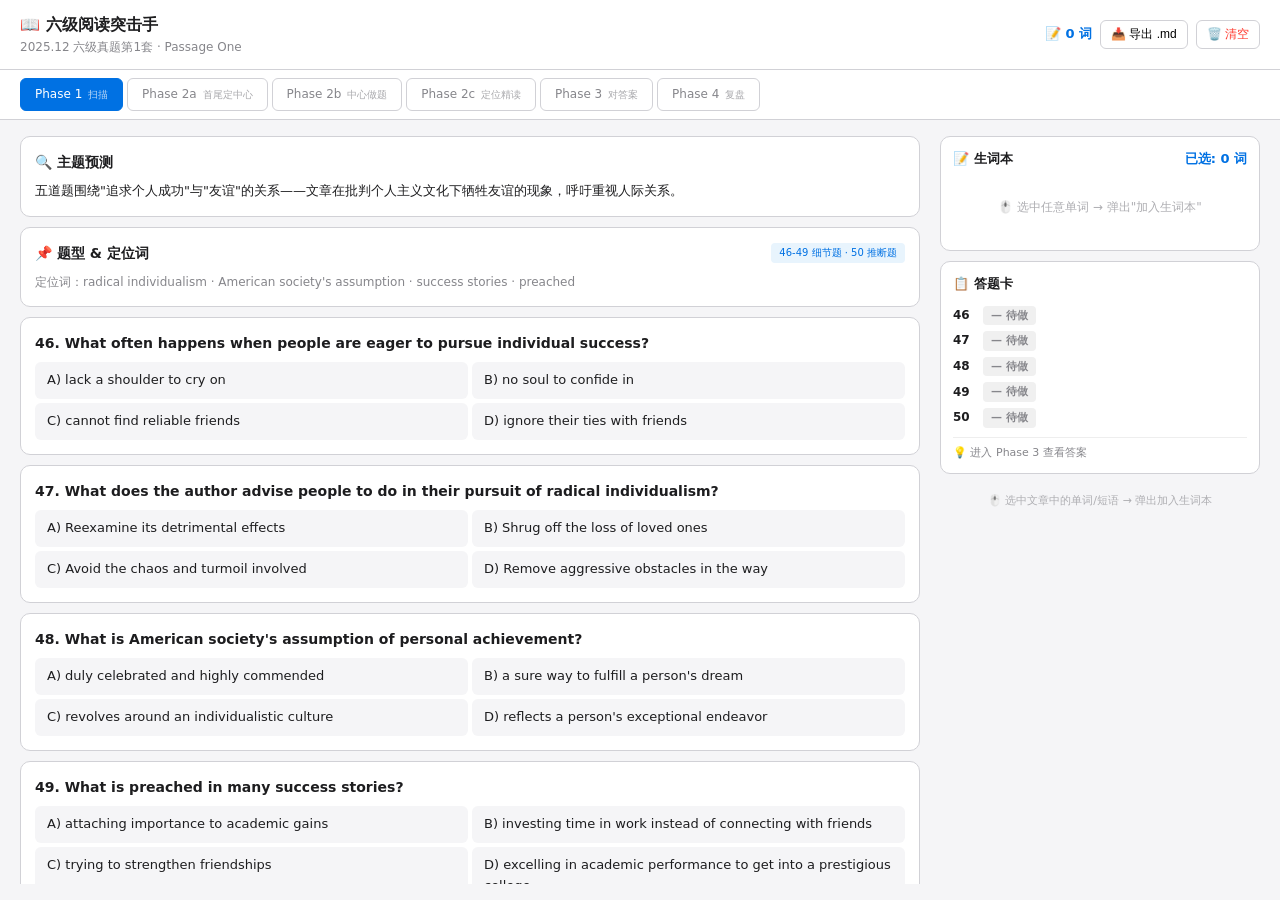
<file: cet6-reader.html>
<!DOCTYPE html>
<html lang="zh-CN">
<head>
<meta charset="utf-8">
<meta name="viewport" content="width=device-width, initial-scale=1.0">
<title>六级阅读突击手 · Passage One</title>
<style>
* { box-sizing: border-box; margin: 0; padding: 0; }
:root {
  --bg: #f5f5f7; --card: #fff; --border: #d1d1d6;
  --text: #1d1d1f; --text2: #86868b; --text3: #aeaeb2;
  --accent: #0071e3; --success: #34c759; --warn: #ff9f0a; --error: #ff3b30;
  --tag-bg: #e8f4fd; --tag-border: #b6d4fe;
}
@media (prefers-color-scheme: dark) {
  :root {
    --bg: #1d1d1f; --card: #2d2d2f; --border: #424245;
    --text: #f5f5f7; --text2: #86868b; --text3: #636366;
    --tag-bg: rgba(10,132,255,0.15); --tag-border: #0a84ff;
  }
}
html, body { height: 100%; }
body {
  font-family: -apple-system, BlinkMacSystemFont, "Segoe UI", system-ui, sans-serif;
  background: var(--bg); color: var(--text); line-height: 1.6;
  display: flex; flex-direction: column;
}

/* Header */
.header {
  background: var(--card); border-bottom: 1px solid var(--border);
  padding: 12px 20px; display: flex; justify-content: space-between;
  align-items: center; flex-shrink: 0; flex-wrap: wrap; gap: 8px;
}
.header h1 { font-size: 16px; font-weight: 600; }
.header .meta { font-size: 12px; color: var(--text2); }

/* Phase Tab Buttons */
.tabs {
  display: flex; gap: 4px; padding: 8px 20px; background: var(--card);
  border-bottom: 1px solid var(--border); flex-shrink: 0; overflow-x: auto;
}
.tab {
  padding: 6px 14px; border-radius: 6px; border: 1px solid var(--border);
  background: var(--card); cursor: pointer; font-size: 12px; font-weight: 500;
  white-space: nowrap; transition: all 0.15s; color: var(--text2);
}
.tab:hover { border-color: var(--accent); color: var(--text); }
.tab.active { background: var(--accent); color: #fff; border-color: var(--accent); }
.tab .badge { font-size: 10px; opacity: 0.7; margin-left: 2px; }

/* Main layout */
.main {
  flex: 1; display: flex; gap: 16px; padding: 16px 20px;
  overflow: hidden; min-height: 0;
}
.content { flex: 2; overflow-y: auto; min-width: 0; padding-right: 4px; }
.sidebar {
  flex: 1; min-width: 220px; max-width: 320px;
  display: flex; flex-direction: column; gap: 10px;
}

/* Vocab panel */
.vocab-panel {
  background: var(--card); border: 1px solid var(--border);
  border-radius: 10px; padding: 12px; display: flex; flex-direction: column;
  max-height: 50%; overflow: hidden;
}
.vocab-panel .title {
  font-weight: 600; font-size: 13px; margin-bottom: 8px;
  display: flex; justify-content: space-between; align-items: center;
}
.vocab-panel .title .count { color: var(--accent); }
.vocab-list { flex: 1; overflow-y: auto; min-height: 60px; }
.vocab-item {
  background: #f8f9fa; border-radius: 6px; padding: 6px 8px; margin-bottom: 4px;
  font-size: 12px; border-left: 3px solid var(--accent);
}
.vocab-item .word { font-weight: 600; font-size: 13px; }
.vocab-item .src { font-size: 10px; color: var(--text2); }
.vocab-empty {
  color: var(--text3); font-size: 12px; text-align: center; padding: 20px;
}

/* Answer summary panel */
.summary-panel {
  background: var(--card); border: 1px solid var(--border);
  border-radius: 10px; padding: 12px;
}
.summary-panel .title { font-weight: 600; font-size: 13px; margin-bottom: 8px; }
.answer-row {
  display: flex; align-items: center; gap: 6px; font-size: 12px;
  padding: 3px 0;
}
.answer-row .qn { font-weight: 600; min-width: 24px; }
.answer-row .ans {
  background: #e8f5e9; color: #2e7d32; padding: 1px 8px;
  border-radius: 4px; font-weight: 600; font-size: 11px;
}

/* Phase sections - show/hide */
.phase { display: none; }
.phase.active { display: block; }

/* Cards */
.card {
  background: var(--card); border: 1px solid var(--border);
  border-radius: 10px; padding: 14px; margin-bottom: 10px;
}
.card-title { font-weight: 600; font-size: 14px; margin-bottom: 8px; display: flex; justify-content: space-between; align-items: center; }
.tag {
  font-size: 10px; padding: 2px 8px; border-radius: 4px;
  font-weight: 500;
}
.tag-blue { background: var(--tag-bg); color: var(--accent); }
.tag-green { background: #e8f5e9; color: #2e7d32; }
.tag-orange { background: #fff8e1; color: #f57f17; }
.tag-red { background: #ffebee; color: #c62828; }

/* Passage text */
.passage { font-size: 14px; line-height: 2; }
.passage p { margin-bottom: 12px; }
.sentence-tag {
  display: inline-block; font-size: 10px; padding: 0 5px;
  border-radius: 3px; background: var(--tag-bg); color: var(--accent);
  margin-right: 4px; font-weight: 500;
}

/* Options grid */
.options-grid { display: grid; grid-template-columns: 1fr 1fr; gap: 4px; font-size: 13px; }
.option-item {
  padding: 6px 10px; background: #f5f5f7; border-radius: 6px;
  border: 2px solid transparent;
}
.option-item.selected { background: #d4edda; border-color: #28a745; }
.option-item.wrong { background: #ffebee; border-color: #ff3b30; text-decoration: line-through; color: #999; }
.option-item.correct { background: #d4edda; border-color: #28a745; font-weight: 500; }

/* Monologue */
.mono { font-size: 12px; color: var(--text2); font-style: italic; margin-top: 6px; padding-top: 6px; border-top: 1px solid #eee; }

/* Center box */
.center-box { background: #f0fdf4; border: 1px solid var(--success); border-radius: 8px; padding: 12px; margin-bottom: 10px; font-size: 13px; }
.center-box .label { font-weight: 600; margin-bottom: 4px; }

/* Locator bar */
.locator { display: flex; gap: 6px; margin-bottom: 10px; flex-wrap: wrap; }
.locator-item {
  background: var(--card); border: 1px solid #ffb74d; border-radius: 6px;
  padding: 5px 10px; font-size: 12px; flex: 1; text-align: center; min-width: 120px;
}

/* Progress bar */
.progress-bar { height: 8px; background: #e0e0e0; border-radius: 4px; overflow: hidden; display: flex; }
.progress-bar .ok { background: var(--success); }
.progress-bar .fail { background: var(--error); }

/* Score display */
.score { display: flex; align-items: center; gap: 12px; margin-bottom: 10px; }
.score-num { font-size: 36px; font-weight: 700; color: var(--success); }

/* Skill grid */
.skill-grid { display: grid; grid-template-columns: 1fr 1fr; gap: 6px; }
.skill-item { background: #f8f9fa; border-radius: 6px; padding: 8px; text-align: center; font-size: 12px; }
.skill-item .num { font-weight: 600; font-size: 18px; color: var(--accent); }

/* Popup for word selection */
#word-popup {
  display: none; position: fixed; background: var(--card);
  border: 1px solid var(--border); border-radius: 10px; padding: 10px 14px;
  box-shadow: 0 4px 20px rgba(0,0,0,0.15); z-index: 999; font-size: 13px;
  min-width: 180px;
}
#word-popup .selected-text { font-weight: 600; margin-bottom: 6px; word-break: break-all; }
#word-popup .btn-group { display: flex; gap: 6px; }
#word-popup .btn {
  padding: 5px 12px; border-radius: 6px; border: none; cursor: pointer;
  font-size: 12px; font-weight: 500;
}
#word-popup .btn-add { background: var(--accent); color: #fff; }
#word-popup .btn-add:hover { opacity: 0.9; }
#word-popup .btn-cancel { background: #f0f0f0; color: var(--text2); }

/* Scrollbar */
::-webkit-scrollbar { width: 6px; }
::-webkit-scrollbar-track { background: transparent; }
::-webkit-scrollbar-thumb { background: var(--border); border-radius: 3px; }

/* Responsive */
@media (max-width: 768px) {
  .main { flex-direction: column; padding: 10px; }
  .sidebar { max-width: none; min-width: 0; }
  .options-grid { grid-template-columns: 1fr; }
  .header { padding: 10px; }
  .tabs { padding: 6px 10px; }
}
</style>
</head>
<body>

<div class="header">
  <div>
    <h1>📖 六级阅读突击手</h1>
    <div class="meta">2025.12 六级真题第1套 · Passage One</div>
  </div>
  <div style="display:flex;gap:8px;align-items:center;">
    <span id="vocab-header-count" style="font-size:13px;color:var(--accent);font-weight:600;">📝 0 词</span>
    <button onclick="exportVocab()" style="background:var(--card);border:1px solid var(--border);border-radius:6px;padding:5px 10px;cursor:pointer;font-size:12px;">📥 导出 .md</button>
    <button onclick="clearVocab()" style="background:var(--card);border:1px solid var(--border);border-radius:6px;padding:5px 10px;cursor:pointer;font-size:12px;color:var(--error);">🗑️ 清空</button>
  </div>
</div>

<div class="tabs" id="phase-tabs">
  <div class="tab active" data-phase="1" onclick="switchPhase(1)">Phase 1 <span class="badge">扫描</span></div>
  <div class="tab" data-phase="2a" onclick="switchPhase('2a')">Phase 2a <span class="badge">首尾定中心</span></div>
  <div class="tab" data-phase="2b" onclick="switchPhase('2b')">Phase 2b <span class="badge">中心做题</span></div>
  <div class="tab" data-phase="2c" onclick="switchPhase('2c')">Phase 2c <span class="badge">定位精读</span></div>
  <div class="tab" data-phase="3" onclick="switchPhase(3)">Phase 3 <span class="badge">对答案</span></div>
  <div class="tab" data-phase="4" onclick="switchPhase(4)">Phase 4 <span class="badge">复盘</span></div>
</div>

<div class="main">
  <div class="content" id="main-content">

    <!-- ==================== PHASE 1 ==================== -->
    <div class="phase active" id="phase-1">
      <div class="card">
        <div class="card-title">🔍 主题预测</div>
        <div style="font-size:13px;">五道题围绕"追求个人成功"与"友谊"的关系——文章在批判个人主义文化下牺牲友谊的现象，呼吁重视人际关系。</div>
      </div>

      <div class="card">
        <div class="card-title">📌 题型 & 定位词 <span class="tag tag-blue">46-49 细节题 · 50 推断题</span></div>
        <div style="font-size:12px;color:var(--text2);">定位词：radical individualism · American society's assumption · success stories · preached</div>
      </div>

      <div class="card">
        <div class="card-title">46. What often happens when people are eager to pursue individual success?</div>
        <div class="options-grid">
          <div class="option-item">A) lack a shoulder to cry on</div>
          <div class="option-item">B) no soul to confide in</div>
          <div class="option-item">C) cannot find reliable friends</div>
          <div class="option-item">D) ignore their ties with friends</div>
        </div>
      </div>

      <div class="card">
        <div class="card-title">47. What does the author advise people to do in their pursuit of radical individualism?</div>
        <div class="options-grid">
          <div class="option-item">A) Reexamine its detrimental effects</div>
          <div class="option-item">B) Shrug off the loss of loved ones</div>
          <div class="option-item">C) Avoid the chaos and turmoil involved</div>
          <div class="option-item">D) Remove aggressive obstacles in the way</div>
        </div>
      </div>

      <div class="card">
        <div class="card-title">48. What is American society's assumption of personal achievement?</div>
        <div class="options-grid">
          <div class="option-item">A) duly celebrated and highly commended</div>
          <div class="option-item">B) a sure way to fulfill a person's dream</div>
          <div class="option-item">C) revolves around an individualistic culture</div>
          <div class="option-item">D) reflects a person's exceptional endeavor</div>
        </div>
      </div>

      <div class="card">
        <div class="card-title">49. What is preached in many success stories?</div>
        <div class="options-grid">
          <div class="option-item">A) attaching importance to academic gains</div>
          <div class="option-item">B) investing time in work instead of connecting with friends</div>
          <div class="option-item">C) trying to strengthen friendships</div>
          <div class="option-item">D) excelling in academic performance to get into a prestigious college</div>
        </div>
      </div>

      <div class="card">
        <div class="card-title">50. What can we infer from the passage regarding the pursuit of success?</div>
        <div class="options-grid">
          <div class="option-item">A) No one can succeed without pushing limits</div>
          <div class="option-item">B) No one can afford to neglect close friends</div>
          <div class="option-item">C) Collectivism is superior to individualism</div>
          <div class="option-item">D) Success experts often lead people to ruin</div>
        </div>
      </div>
    </div>

    <!-- ==================== PHASE 2a ==================== -->
    <div class="phase" id="phase-2a">
      <div class="center-box">
        <div class="label">🎯 T7 首尾句聚焦</div>
        <div>快速扫读每段首尾句，抓文章骨架。只看首尾，不读中间。</div>
      </div>

      <div class="card">
        <div class="card-title">📌 第1段 <span class="tag tag-blue">首句 + 尾句</span></div>
        <div class="passage">
          <p><span class="sentence-tag">首</span>Many see friendships as a comfort blanket: a shoulder to cry on, a reliable soul to confide in.</p>
          <p><span class="sentence-tag">尾</span>However, more often than not, in our eagerness to seek individual success, we lose friends along the way and that has become part of the process.</p>
        </div>
        <div class="mono">💭 友谊是安慰毯，但追求成功的过程中会失去朋友...</div>
      </div>

      <div class="card">
        <div class="card-title">📌 第2段 <span class="tag tag-blue">首句 + 尾句</span></div>
        <div class="passage">
          <p><span class="sentence-tag">首</span>The chaos and never-ending turmoil that accompanies everyday life is an aggressive obstacle in the pursuit of stable friendships.</p>
          <p><span class="sentence-tag">尾</span>As students, we use this excuse to shrug off losing people who we once thought to be loved ones.</p>
        </div>
        <div class="mono">💭 日常混乱让友谊很难维持，我们拿这当借口甩掉朋友...</div>
      </div>

      <div class="card">
        <div class="card-title">📌 第3段 <span class="tag tag-blue">首句 + 尾句</span></div>
        <div class="passage">
          <p><span class="sentence-tag">首</span>Instead of viewing our lives as a race, where everyone is on their own path to some form of success, we must relearn to value the connections we make along the track.</p>
          <p><span class="sentence-tag">尾</span>We must reevaluate the harm of radical, individual freedom.</p>
        </div>
        <div class="mono">💭 不要只把人生当赛跑，要重新审视激进个人主义的危害——作者开始给建议了。</div>
      </div>

      <div class="card">
        <div class="card-title">📌 第4段 <span class="tag tag-blue">首句 + 尾句</span></div>
        <div class="passage">
          <p><span class="sentence-tag">首</span>Radical individualism elevates the freedom of the individual over the collective.</p>
          <p><span class="sentence-tag">尾</span>It argues, for instance, that universal healthcare, an example of collectivism, threatened the dream of many Americans.</p>
        </div>
        <div class="mono">💭 解释 radical individualism 是啥——个人自由高于集体。</div>
      </div>

      <div class="card">
        <div class="card-title">📌 第5段 <span class="tag tag-blue">首句 + 尾句</span></div>
        <div class="passage">
          <p><span class="sentence-tag">首</span>Many of us have fallen victim to an individualistic culture.</p>
          <p><span class="sentence-tag">尾</span>Society tends to celebrate personal achievement and commend it based on the assumption that winning or succeeding is a consequence of working harder than the next person.</p>
        </div>
        <div class="mono">💭 我们成了个人主义文化的受害者——社会默认"成功 = 比别人更努力"。</div>
      </div>

      <div class="card">
        <div class="card-title">📌 第6段 <span class="tag tag-blue">首句 + 尾句</span></div>
        <div class="passage">
          <p><span class="sentence-tag">首</span>As a society, we idolize the concept of "losing friends on the road to success."</p>
          <p><span class="sentence-tag">尾</span>Invest time in your relationships? Invest time in your work instead.</p>
        </div>
        <div class="mono">💭 我们竟然崇拜"为成功失去朋友"！成功学让你把时间花在工作上而不是朋友上。</div>
      </div>

      <div class="card">
        <div class="card-title">📌 第7段 <span class="tag tag-blue">首句 + 尾句</span></div>
        <div class="passage">
          <p><span class="sentence-tag">首</span>This constant need to succeed has blinded us from seeing through the whirlwind of change that accompanies our everyday lives.</p>
          <p><span class="sentence-tag">尾</span>In order to succeed, we lose friends, and that has sadly become normalized.</p>
        </div>
        <div class="mono">💭 成功让我们瞎了，失去朋友竟然变得"正常"了——挺无奈的。</div>
      </div>

      <div class="card">
        <div class="card-title">📌 第8段 <span class="tag tag-blue">首句</span></div>
        <div class="passage">
          <p><span class="sentence-tag">首</span>We cannot be complacent with losing friendships because they are our anchors.</p>
        </div>
        <div class="mono">💭 不能对失去朋友无所谓——朋友是锚，是定心丸。</div>
      </div>

      <div class="card">
        <div class="card-title">📌 第9段 <span class="tag tag-blue">首句 + 尾句</span></div>
        <div class="passage">
          <p><span class="sentence-tag">首</span>Yes, pursue success. Challenge yourself. Push limits.</p>
          <p><span class="sentence-tag">尾</span>doing it alone does not make you more successful or any better than someone who achieved it with the help of others.</p>
        </div>
        <div class="mono">💭 作者不是反对成功，而是反对"单打独斗"——跟别人一起成功不丢人。</div>
      </div>

      <div class="card">
        <div class="card-title">📌 第10段 <span class="tag tag-blue">首句 + 尾句</span></div>
        <div class="passage">
          <p><span class="sentence-tag">首</span>Put effort into fostering healthy relationships, and maintaining them through your busy schedule.</p>
          <p><span class="sentence-tag">尾</span>having people to support and love you on the way is far more important than any end result.</p>
        </div>
        <div class="mono">💭 最后一锤定音：有人爱你支持你，比任何结果都重要。</div>
      </div>

      <div class="center-box">
        <div class="label">🎯 中心归纳</div>
        <div>文章在批判"个人主义文化下，追求成功=牺牲友谊"的观念。作者认为友谊比成功更重要，朋友是精神支柱，不应该对失去朋友无动于衷。</div>
      </div>
    </div>

    <!-- ==================== PHASE 2b ==================== -->
    <div class="phase" id="phase-2b">
      <div class="center-box">
        <div class="label">🎯 用中心做题（T1 中心优先 + T5 排除法）</div>
        <div>用首尾句确定的中心，先做能做的题。拿不准的标记后精读。</div>
      </div>

      <div class="card">
        <div class="card-title">46. What often happens when people are eager to pursue individual success? <span class="tag tag-green">✅ 可用中心做</span></div>
        <div class="options-grid">
          <div class="option-item">A) lack a shoulder to cry on</div>
          <div class="option-item">B) no soul to confide in</div>
          <div class="option-item">C) cannot find reliable friends</div>
          <div class="option-item selected">D) ignore their ties with friends ✅</div>
        </div>
        <div class="mono">💭 第1段尾句直接说了"we lose friends"——D的"ignore ties"就是同义改写。A/B/C都是原文提过但不是本题问的。（T3 同义替换）</div>
      </div>

      <div class="card">
        <div class="card-title">50. What can we infer from the passage regarding the pursuit of success? <span class="tag tag-green">✅ 可用中心做</span></div>
        <div class="options-grid">
          <div class="option-item">A) No one can succeed without pushing limits</div>
          <div class="option-item selected">B) No one can afford to neglect close friends ✅</div>
          <div class="option-item">C) Collectivism is superior to individualism</div>
          <div class="option-item">D) Success experts often lead people to ruin</div>
        </div>
        <div class="mono">💭 中心来看——作者说不能忽视朋友，B最贴近。A太绝对，C太过，D太极端。（T1 中心优先 + T5 排除法）</div>
      </div>

      <div class="card" style="border-color: var(--warn); border-style: dashed;">
        <div class="card-title">47 · 48 · 49 <span class="tag tag-orange">⏳ 需要定位精读</span></div>
        <div style="font-size:13px;color:var(--text2);">这三道题涉及具体概念（radical individualism / American society's assumption / success stories），需要定位到特定段落才能确定答案。</div>
        <div class="mono">💭 47题→radical individualism→第4段。48题→American society→第5段。49题→success stories→第6段。待会精读！</div>
      </div>
    </div>

    <!-- ==================== PHASE 2c ==================== -->
    <div class="phase" id="phase-2c">
      <div class="center-box">
        <div class="label">🔍 T4 定位 + T6 段落锁定 + T3 同义替换</div>
        <div>用题干关键词定位到原文具体段落，只精读相关段。</div>
      </div>

      <div class="locator">
        <div class="locator-item">🔗 47题 radical individualism → <b>第4段</b></div>
        <div class="locator-item">🔗 48题 society's assumption → <b>第5段</b></div>
        <div class="locator-item">🔗 49题 success stories → <b>第6段</b></div>
      </div>

      <div class="card">
        <div class="card-title">📌 第4段 → 做47题 <span class="tag tag-orange">T4定位</span></div>
        <div class="passage">
          <p>Radical individualism elevates the freedom of the individual over the collective. It argues, for instance, that universal healthcare, an example of collectivism, threatened the dream of many Americans.</p>
        </div>
        <div style="margin-top:8px;">
          <div style="font-weight:600;font-size:13px;margin-bottom:4px;">47. What does the author advise people to do about radical individualism?</div>
          <div class="options-grid">
            <div class="option-item selected">A) Reexamine its detrimental effects ✅</div>
            <div class="option-item">B) Shrug off the loss of loved ones</div>
            <div class="option-item">C) Avoid the chaos and turmoil involved</div>
            <div class="option-item">D) Remove aggressive obstacles in the way</div>
          </div>
          <div class="mono">💭 注意！47题问的是"advise"——作者的建议。第4段只描述了radical individualism是什么，但第3段尾句说"we must reevaluate the harm"——"reevaluate the harm" = A的"Reexamine its detrimental effects"（T3 同义替换）！</div>
        </div>
      </div>

      <div class="card">
        <div class="card-title">📌 第5段 → 做48题 <span class="tag tag-orange">T6段落锁定</span></div>
        <div class="passage">
          <p>Many of us have fallen victim to an individualistic culture. Society tends to celebrate personal achievement and commend it based on the assumption that winning or succeeding is a consequence of working harder than the next person.</p>
        </div>
        <div style="margin-top:8px;">
          <div style="font-weight:600;font-size:13px;margin-bottom:4px;">48. What is American society's assumption of personal achievement?</div>
          <div class="options-grid">
            <div class="option-item">A) duly celebrated and highly commended</div>
            <div class="option-item">B) a sure way to fulfill a person's dream</div>
            <div class="option-item">C) revolves around an individualistic culture</div>
            <div class="option-item selected">D) reflects a person's exceptional endeavor ✅</div>
          </div>
          <div class="mono">💭 原文的assumption是"winning = working harder than the next person"——也就是"成功比他人更努力的结果"。"endeavor"就是"努力"！D完美对应assumption的定义。</div>
        </div>
      </div>

      <div class="card">
        <div class="card-title">📌 第6段 → 做49题 <span class="tag tag-orange">T6段落锁定</span></div>
        <div class="passage">
          <p>As a society, we idolize the concept of "losing friends on the road to success." ... Motivational speakers will push their audience to be complacent to the inevitable end of losing friends. Spend too much time with friends? You're losing time better utilized on your achievements. Invest time in your relationships? Invest time in your work instead.</p>
        </div>
        <div style="margin-top:8px;">
          <div style="font-weight:600;font-size:13px;margin-bottom:4px;">49. What is preached in many success stories?</div>
          <div class="options-grid">
            <div class="option-item">A) attaching importance to academic gains</div>
            <div class="option-item selected">B) investing time in work instead of connecting with friends ✅</div>
            <div class="option-item">C) trying to strengthen friendships</div>
            <div class="option-item">D) excelling in academic performance for a prestigious college</div>
          </div>
          <div class="mono">💭 原文直接说了"Invest time in your work instead"——把时间花在工作上而不是朋友上。B完美对应！（T3 同义替换）</div>
        </div>
      </div>
    </div>

    <!-- ==================== PHASE 3 ==================== -->
    <div class="phase" id="phase-3">
      <div class="card">
        <div class="card-title">✅ 统一对答案 <span class="tag tag-green">来自官方解析</span></div>

        <div class="score">
          <div class="score-num">100%</div>
          <div>
            <div style="font-weight:600;font-size:15px;">5/5 全对！🎉</div>
            <div style="font-size:12px;color:var(--text2);">四级阅读194 → 六级首篇全对！进步明显</div>
          </div>
        </div>
        <div class="progress-bar" style="margin-bottom:12px;">
          <div class="ok" style="flex:5;"></div>
        </div>

        <div style="display:grid;gap:6px;">
          <div style="background:#f0fdf4;border:1px solid var(--success);border-radius:8px;padding:10px;">
            <div style="display:flex;justify-content:space-between;"><span><b>46.</b> ignore ties with friends ✅</span><span style="font-size:11px;color:var(--text2);">暂选 D → 正确 D</span></div>
            <div style="font-size:12px;color:var(--text2);margin-top:4px;">技巧：T3 同义替换 — "lose friends" = "ignore ties with friends"（第1段）</div>
          </div>
          <div style="background:#f0fdf4;border:1px solid var(--success);border-radius:8px;padding:10px;">
            <div style="display:flex;justify-content:space-between;"><span><b>47.</b> Reexamine detrimental effects ✅</span><span style="font-size:11px;color:var(--text2);">暂选 A → 正确 A</span></div>
            <div style="font-size:12px;color:var(--text2);margin-top:4px;">技巧：T4 定位(第3段) + T3 同义替换 — "reevaluate the harm" = "Reexamine detrimental effects"</div>
          </div>
          <div style="background:#f0fdf4;border:1px solid var(--success);border-radius:8px;padding:10px;">
            <div style="display:flex;justify-content:space-between;"><span><b>48.</b> reflects exceptional endeavor ✅</span><span style="font-size:11px;color:var(--text2);">正确 D</span></div>
            <div style="font-size:12px;color:var(--text2);margin-top:4px;">技巧：T6 段落锁定 — assumption = "winning = working harder" = "endeavor"</div>
          </div>
          <div style="background:#f0fdf4;border:1px solid var(--success);border-radius:8px;padding:10px;">
            <div style="display:flex;justify-content:space-between;"><span><b>49.</b> investing time in work instead of friends ✅</span><span style="font-size:11px;color:var(--text2);">暂选 B → 正确 B</span></div>
            <div style="font-size:12px;color:var(--text2);margin-top:4px;">技巧：T6 段落锁定 + T3 同义替换 — "Invest time in your work instead" 原文复现</div>
          </div>
          <div style="background:#f0fdf4;border:1px solid var(--success);border-radius:8px;padding:10px;">
            <div style="display:flex;justify-content:space-between;"><span><b>50.</b> can't neglect close friends ✅</span><span style="font-size:11px;color:var(--text2);">暂选 B → 正确 B</span></div>
            <div style="font-size:12px;color:var(--text2);margin-top:4px;">技巧：T1 中心优先 + T5 排除法 — 中心判断B最符合作者态度</div>
          </div>
        </div>
      </div>
    </div>

    <!-- ==================== PHASE 4 ==================== -->
    <div class="phase" id="phase-4">
      <div class="card">
        <div class="card-title">📊 技巧使用统计</div>
        <div class="skill-grid">
          <div class="skill-item"><div class="num">T3</div><div style="color:var(--text2);">同义替换 · 3次</div><div style="font-size:10px;color:var(--text3);">46·47·49</div></div>
          <div class="skill-item"><div class="num">T1+T5</div><div style="color:var(--text2);">中心+排除法</div><div style="font-size:10px;color:var(--text3);">50题</div></div>
          <div class="skill-item"><div class="num">T4+T6</div><div style="color:var(--text2);">定位+段落锁定</div><div style="font-size:10px;color:var(--text3);">47·48·49</div></div>
          <div class="skill-item"><div class="num">T7</div><div style="color:var(--text2);">首尾句聚焦</div><div style="font-size:10px;color:var(--text3);">中心归纳</div></div>
        </div>
      </div>

      <div class="card">
        <div class="card-title">📝 生词汇总</div>
        <div style="display:grid;grid-template-columns:1fr 1fr 1fr;gap:4px;font-size:12px;">
          <div style="background:#f8f9fa;border-radius:4px;padding:4px 8px;">confide</div>
          <div style="background:#f8f9fa;border-radius:4px;padding:4px 8px;">eagerness</div>
          <div style="background:#f8f9fa;border-radius:4px;padding:4px 8px;">turmoil</div>
          <div style="background:#f8f9fa;border-radius:4px;padding:4px 8px;">aggressive</div>
          <div style="background:#f8f9fa;border-radius:4px;padding:4px 8px;">obstacle</div>
          <div style="background:#f8f9fa;border-radius:4px;padding:4px 8px;">shrug off</div>
          <div style="background:#f8f9fa;border-radius:4px;padding:4px 8px;">radical</div>
          <div style="background:#f8f9fa;border-radius:4px;padding:4px 8px;">individualism</div>
          <div style="background:#f8f9fa;border-radius:4px;padding:4px 8px;">elevate</div>
          <div style="background:#f8f9fa;border-radius:4px;padding:4px 8px;">collectivism</div>
          <div style="background:#f8f9fa;border-radius:4px;padding:4px 8px;">commend</div>
          <div style="background:#f8f9fa;border-radius:4px;padding:4px 8px;">assumption</div>
          <div style="background:#f8f9fa;border-radius:4px;padding:4px 8px;">idolize</div>
          <div style="background:#f8f9fa;border-radius:4px;padding:4px 8px;">sentiment</div>
          <div style="background:#f8f9fa;border-radius:4px;padding:4px 8px;">embed</div>
          <div style="background:#f8f9fa;border-radius:4px;padding:4px 8px;">motivational</div>
          <div style="background:#f8f9fa;border-radius:4px;padding:4px 8px;">complacent</div>
          <div style="background:#f8f9fa;border-radius:4px;padding:4px 8px;">whirlwind</div>
          <div style="background:#f8f9fa;border-radius:4px;padding:4px 8px;">detrimental</div>
          <div style="background:#f8f9fa;border-radius:4px;padding:4px 8px;">endeavor</div>
          <div style="background:#f8f9fa;border-radius:4px;padding:4px 8px;">neglect</div>
          <div style="background:#f8f9fa;border-radius:4px;padding:4px 8px;">prestigious</div>
          <div style="background:#f8f9fa;border-radius:4px;padding:4px 8px;">anchor</div>
          <div style="background:#f8f9fa;border-radius:4px;padding:4px 8px;">normalize</div>
        </div>
      </div>
    </div>

  </div>

  <!-- ==================== SIDEBAR ==================== -->
  <div class="sidebar">
    <div class="vocab-panel">
      <div class="title">
        <span>📝 生词本</span>
        <span class="count">已选: <span id="vocab-count">0</span> 词</span>
      </div>
      <div class="vocab-list" id="vocab-list">
        <div class="vocab-empty">🖱️ 选中任意单词 → 弹出"加入生词本"</div>
      </div>
    </div>

    <div class="summary-panel">
      <div class="title">📋 答题卡</div>
      <div id="answer-card">
        <div class="answer-row"><span class="qn">46</span><span class="ans" style="background:#f0f0f0;color:var(--text2);">— 待做</span></div>
        <div class="answer-row"><span class="qn">47</span><span class="ans" style="background:#f0f0f0;color:var(--text2);">— 待做</span></div>
        <div class="answer-row"><span class="qn">48</span><span class="ans" style="background:#f0f0f0;color:var(--text2);">— 待做</span></div>
        <div class="answer-row"><span class="qn">49</span><span class="ans" style="background:#f0f0f0;color:var(--text2);">— 待做</span></div>
        <div class="answer-row"><span class="qn">50</span><span class="ans" style="background:#f0f0f0;color:var(--text2);">— 待做</span></div>
        <div style="margin-top:6px;padding-top:6px;border-top:1px solid #eee;">
          <div style="font-size:11px;color:var(--text2);">💡 进入 Phase 3 查看答案</div>
        </div>
      </div>
    </div>

    <div style="font-size:11px;color:var(--text3);text-align:center;padding:8px;">
      🖱️ 选中文章中的单词/短语 → 弹出加入生词本
    </div>
  </div>
</div>

<!-- Word selection popup -->
<div id="word-popup">
  <div class="selected-text">📝 <span id="popup-word"></span></div>
  <div class="btn-group">
    <button class="btn btn-add" onclick="addWord()">✅ 加入生词本</button>
    <button class="btn btn-cancel" onclick="hidePopup()">取消</button>
  </div>
</div>

<script>
// ===== Vocabulary Management =====
const VOCAB_KEY = 'cet6-passage1-vocab';

function getVocab() {
  let data = localStorage.getItem(VOCAB_KEY);
  return data ? JSON.parse(data) : [];
}

function saveVocab(list) {
  localStorage.setItem(VOCAB_KEY, JSON.stringify(list));
}

function renderVocab() {
  const list = getVocab();
  document.getElementById('vocab-count').textContent = list.length;
  document.getElementById('vocab-header-count').textContent = '📝 ' + list.length + ' 词';

  const container = document.getElementById('vocab-list');
  if (list.length === 0) {
    container.innerHTML = '<div class="vocab-empty">🖱️ 选中任意单词 → 弹出"加入生词本"</div>';
    return;
  }
  container.innerHTML = list.map((w, i) =>
    `<div class="vocab-item">
      <div class="word">${w.word}</div>
      <div class="src">${w.source || ''}</div>
      <span style="font-size:10px;color:#ff3b30;cursor:pointer;float:right;" onclick="removeWord(${i})">✕</span>
    </div>`
  ).join('');
}

function removeWord(index) {
  let list = getVocab();
  list.splice(index, 1);
  saveVocab(list);
  renderVocab();
}

function addWord() {
  const word = document.getElementById('popup-word').textContent.trim();
  if (!word) return;
  let list = getVocab();
  if (!list.find(w => w.word === word)) {
    let source = '';
    let phaseTabs = document.querySelectorAll('.tab.active');
    if (phaseTabs.length > 0) source = 'Phase ' + phaseTabs[0].dataset.phase;
    list.push({ word, source, time: new Date().toLocaleString() });
    saveVocab(list);
    renderVocab();
  }
  hidePopup();
}

function clearVocab() {
  if (confirm('确定清空所有生词？')) {
    localStorage.removeItem(VOCAB_KEY);
    renderVocab();
  }
}

function exportVocab() {
  const list = getVocab();
  if (list.length === 0) { alert('生词本为空！'); return; }
  let md = '# 📝 生词本 - 2025.12六级 Passage One\n\n| 单词 | 出处 | 时间 |\n|:--|:--|:--|\n';
  list.forEach(w => { md += `| ${w.word} | ${w.source || '-'} | ${w.time || '-'} |\n`; });
  const a = document.createElement('a');
  a.href = URL.createObjectURL(new Blob([md], { type: 'text/markdown' }));
  a.download = '生词本_PassageOne.md';
  a.click();
}

// ===== Phase Switching =====
function switchPhase(phase) {
  // Update tabs
  document.querySelectorAll('.tab').forEach(t => t.classList.remove('active'));
  document.querySelector(`.tab[data-phase="${phase}"]`).classList.add('active');

  // Update content
  document.querySelectorAll('.phase').forEach(p => p.classList.remove('active'));
  document.getElementById(`phase-${phase}`).classList.add('active');

  // Update answer card in Phase 3
  if (phase === 3 || phase === '3') {
    updateAnswerCard();
  }
}

function updateAnswerCard() {
  const card = document.getElementById('answer-card');
  const answers = [
    { q: 46, a: 'D', label: 'ignore ties with friends' },
    { q: 47, a: 'A', label: 'Reexamine detrimental effects' },
    { q: 48, a: 'D', label: 'reflects exceptional endeavor' },
    { q: 49, a: 'B', label: 'invest in work, not friends' },
    { q: 50, a: 'B', label: "can't neglect close friends" }
  ];
  card.innerHTML = answers.map(item =>
    `<div class="answer-row"><span class="qn">${item.q}</span><span class="ans" style="background:#e8f5e9;color:#2e7d32;">${item.a} ${item.label.substring(0,20)}...</span><span style="font-size:10px;color:var(--success);margin-left:auto;">✅</span></div>`
  ).join('');
  card.innerHTML += '<div style="margin-top:6px;padding-top:6px;border-top:1px solid #eee;font-size:12px;font-weight:600;color:var(--success);">🎉 全对！正确率 5/5 (100%)</div>';
}

// ===== Word Selection Popup (方案B: 划词) =====
let popupTimer = null;

document.addEventListener('mouseup', function(e) {
  const sel = window.getSelection();
  const text = sel.toString().trim();

  if (text && text.split(/\s+/).length <= 4 && e.target.closest('.content')) {
    clearTimeout(popupTimer);
    const popup = document.getElementById('word-popup');
    popup.style.display = 'block';
    const x = Math.min(e.pageX, window.innerWidth - 220);
    popup.style.left = Math.max(10, x) + 'px';
    popup.style.top = (e.pageY + 20) + 'px';
    document.getElementById('popup-word').textContent = text;
    window.getSelection().removeAllRanges();
  } else {
    popupTimer = setTimeout(() => { document.getElementById('word-popup').style.display = 'none'; }, 300);
  }
});

function hidePopup() {
  document.getElementById('word-popup').style.display = 'none';
}

// Close popup on scroll
document.querySelector('.content').addEventListener('scroll', hidePopup);

// Init
renderVocab();
</script>
</body>
</html>
</file>
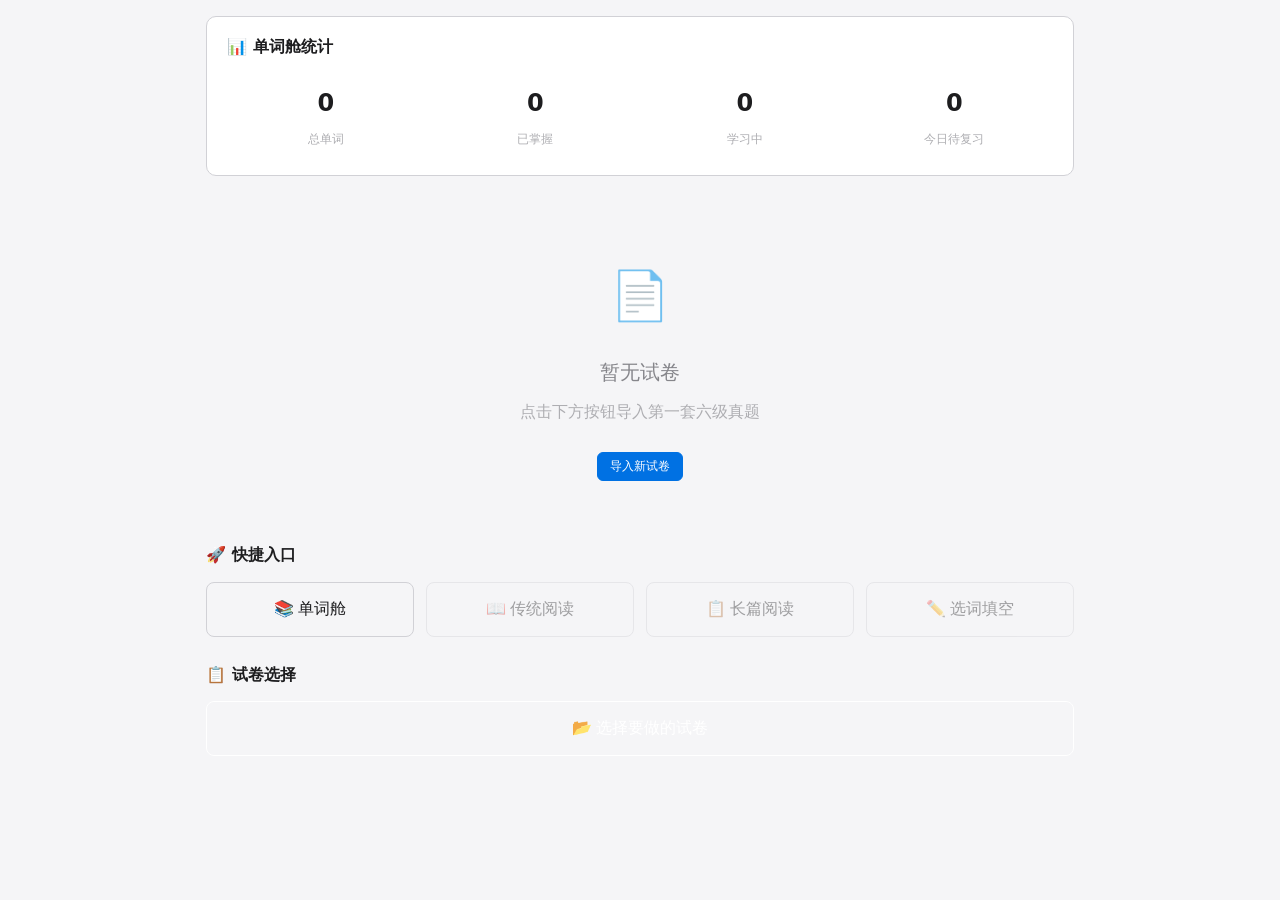
<file: cet6-reading-platform/app.html>
<!DOCTYPE html>
<html lang="zh-CN">
<head>
  <meta charset="UTF-8">
  <meta name="viewport" content="width=device-width, initial-scale=1.0">
  <title>六级阅读突击手</title>
  <link rel="stylesheet" href="assets/css/theme.css">
  <link rel="stylesheet" href="assets/css/layout.css">
  <link rel="stylesheet" href="assets/css/longread.css">
  <link rel="stylesheet" href="assets/css/cloze.css">
  <link rel="stylesheet" href="assets/css/vocab.css">
  <style>
    .home-container {
      max-width: 900px;
      margin: 0 auto;
      padding: 16px;
    }
    .home-stats-bar {
      padding: 16px 20px;
      margin-bottom: 16px;
    }
    .stats-title {
      font-size: 16px;
      font-weight: 600;
      margin-bottom: 12px;
      color: var(--text1);
    }
    .stats-grid {
      display: grid;
      grid-template-columns: repeat(4, 1fr);
      gap: 12px;
    }
    .stat-item {
      text-align: center;
      padding: 8px;
      background: var(--bg2);
      border-radius: 6px;
    }
    .stat-num {
      font-size: 24px;
      font-weight: 700;
      color: var(--primary);
    }
    .stat-label {
      font-size: 12px;
      color: var(--text3);
      margin-top: 4px;
    }
    .home-section {
      margin-bottom: 24px;
    }
    .section-title {
      font-size: 16px;
      font-weight: 600;
      margin-bottom: 12px;
      color: var(--text1);
    }
    .exam-cards {
      display: grid;
      grid-template-columns: repeat(auto-fill, minmax(220px, 1fr));
      gap: 12px;
    }
    .exam-card {
      border: 1px solid var(--border);
      border-radius: 8px;
      padding: 16px;
      background: var(--bg1);
      cursor: pointer;
      transition: all 0.2s;
    }
    .exam-card:hover {
      border-color: var(--primary);
      box-shadow: 0 2px 8px rgba(0,0,0,0.08);
    }
    .exam-card.import-card {
      border: 2px dashed var(--border);
      background: var(--bg2);
    }
    .exam-card.import-card:hover {
      border-color: var(--primary);
      background: var(--bg1);
    }
    .exam-card-title {
      font-size: 15px;
      font-weight: 600;
      color: var(--text1);
      margin-bottom: 6px;
    }
    .exam-card-meta {
      font-size: 13px;
      color: var(--text3);
      margin-bottom: 10px;
    }
    .exam-card-modules {
      display: flex;
      flex-wrap: wrap;
      gap: 4px;
    }
    .module-tag {
      font-size: 11px;
      padding: 2px 6px;
      border-radius: 4px;
      background: var(--bg2);
      color: var(--text2);
    }
    .module-tag.reading {
      background: #e3f2fd;
      color: #1976d2;
    }
    .module-tag.matching {
      background: #e8f5e9;
      color: #388e3c;
    }
    .module-tag.cloze {
      background: #fff3e0;
      color: #f57c00;
    }
    .home-empty {
      text-align: center;
      padding: 60px 20px;
      color: var(--text3);
    }
    .empty-icon {
      font-size: 48px;
      margin-bottom: 16px;
    }
    .empty-title {
      font-size: 20px;
      margin-bottom: 8px;
      color: var(--text2);
    }
    .empty-desc {
      margin-bottom: 24px;
    }
    .quick-buttons {
      display: flex;
      flex-wrap: wrap;
      gap: 12px;
    }
    .quick-btn {
      flex: 1;
      min-width: 140px;
      padding: 16px;
      font-size: 16px;
      border: 1px solid var(--border);
      border-radius: 8px;
      background: var(--bg1);
      cursor: pointer;
      transition: all 0.2s;
      color: var(--text1);
    }
    .quick-btn:hover:not(:disabled) {
      border-color: var(--primary);
      background: var(--primary);
      color: white;
    }
    .quick-btn:disabled {
      opacity: 0.4;
      cursor: not-allowed;
    }
    .import-page {
      max-width: 800px;
      margin: 0 auto;
      padding: 16px;
    }
    .import-content {
      margin-top: 12px;
    }
    .import-section {
      border: 1px solid var(--border);
      border-radius: 8px;
      margin-bottom: 12px;
      overflow: hidden;
    }
    .import-section.collapsed .section-body {
      display: none;
    }
    .section-header {
      padding: 14px 16px;
      background: var(--bg2);
      cursor: pointer;
      display: flex;
      justify-content: space-between;
      align-items: center;
    }
    .section-header:hover {
      background: var(--bg3);
    }
    .section-header .section-title {
      margin: 0;
      font-weight: 600;
    }
    .toggle-icon {
      font-size: 13px;
      color: var(--text3);
    }
    .section-body {
      padding: 16px;
    }
    .form-row {
      display: flex;
      gap: 16px;
    }
    .form-group {
      flex: 1;
      margin-bottom: 16px;
    }
    .form-row .form-group {
      margin-bottom: 0;
    }
    .form-group label {
      display: block;
      font-size: 13px;
      color: var(--text2);
      margin-bottom: 6px;
    }
    .form-group input,
    .form-group textarea {
      width: 100%;
      padding: 8px 10px;
      border: 1px solid var(--border);
      border-radius: 4px;
      background: var(--bg1);
      color: var(--text1);
      font-size: 14px;
      box-sizing: border-box;
    }
    .form-group textarea {
      min-height: 100px;
      resize: vertical;
      font-family: monospace;
    }
    .form-group input:focus,
    .form-group textarea:focus {
      outline: none;
      border-color: var(--primary);
    }
    .processing-page {
      max-width: 500px;
      margin: 60px auto;
      padding: 16px;
    }
    .processing-card {
      padding: 24px;
      text-align: center;
    }
    .processing-title {
      font-size: 18px;
      font-weight: 600;
      margin-bottom: 16px;
      color: var(--text1);
    }
    .progress-bar {
      height: 16px;
      background: var(--bg2);
      border-radius: 8px;
      overflow: hidden;
      margin-bottom: 16px;
    }
    .progress-bar .ok {
      height: 100%;
      background: var(--primary);
      transition: width 0.3s;
      border-radius: 8px;
    }
    .processing-steps {
      text-align: left;
    }
    .processing-step {
      padding: 6px 0;
      font-size: 14px;
      color: var(--text3);
    }
    .processing-step.done {
      color: var(--text1);
    }
    .exam-detail {
      max-width: 800px;
      margin: 0 auto;
      padding: 16px;
    }
    .exam-detail-content {
      margin-top: 12px;
    }
    .exam-modules {
      display: grid;
      grid-template-columns: repeat(auto-fill, minmax(240px, 1fr));
      gap: 16px;
    }
    .module-card {
      border: 1px solid var(--border);
      border-radius: 8px;
      padding: 20px;
      background: var(--bg1);
      cursor: pointer;
      transition: all 0.2s;
    }
    .module-card:hover {
      border-color: var(--primary);
      box-shadow: 0 2px 8px rgba(0,0,0,0.08);
    }
    .module-card.reading {
      border-left: 4px solid #1976d2;
    }
    .module-card.matching {
      border-left: 4px solid #388e3c;
    }
    .module-card.cloze {
      border-left: 4px solid #f57c00;
    }
    .module-card-title {
      font-size: 16px;
      font-weight: 600;
      color: var(--text1);
      margin-bottom: 8px;
    }
    .module-card-status {
      font-size: 13px;
      color: var(--text3);
    }
  </style>
</head>
<body>
  <div id="app-root"></div>
  <script src="assets/js/cet6-utils.js"></script>
  <script src="assets/js/cet6-vocab.js"></script>
  <script src="assets/js/cet6-annotate.js"></script>
  <script src="assets/js/cet6-locateword.js"></script>
  <script src="assets/js/cet6-loader.js"></script>
  <script src="assets/js/cet6-import-parser.js"></script>
  <script src="assets/js/cet6-data-migrator.js"></script>
  <script src="assets/js/cet6-progress-store.js"></script>
  <script src="assets/js/cet6-engine.js"></script>
  <script src="assets/js/cet6-longread-engine.js"></script>
  <script src="assets/js/cet6-cloze-engine.js"></script>
  <script src="assets/js/cet6-vocab-engine.js"></script>
  <script src="assets/js/cet6-shell.js"></script>
  <script src="assets/js/app-controller.js"></script>
</body>
</html>
</file>
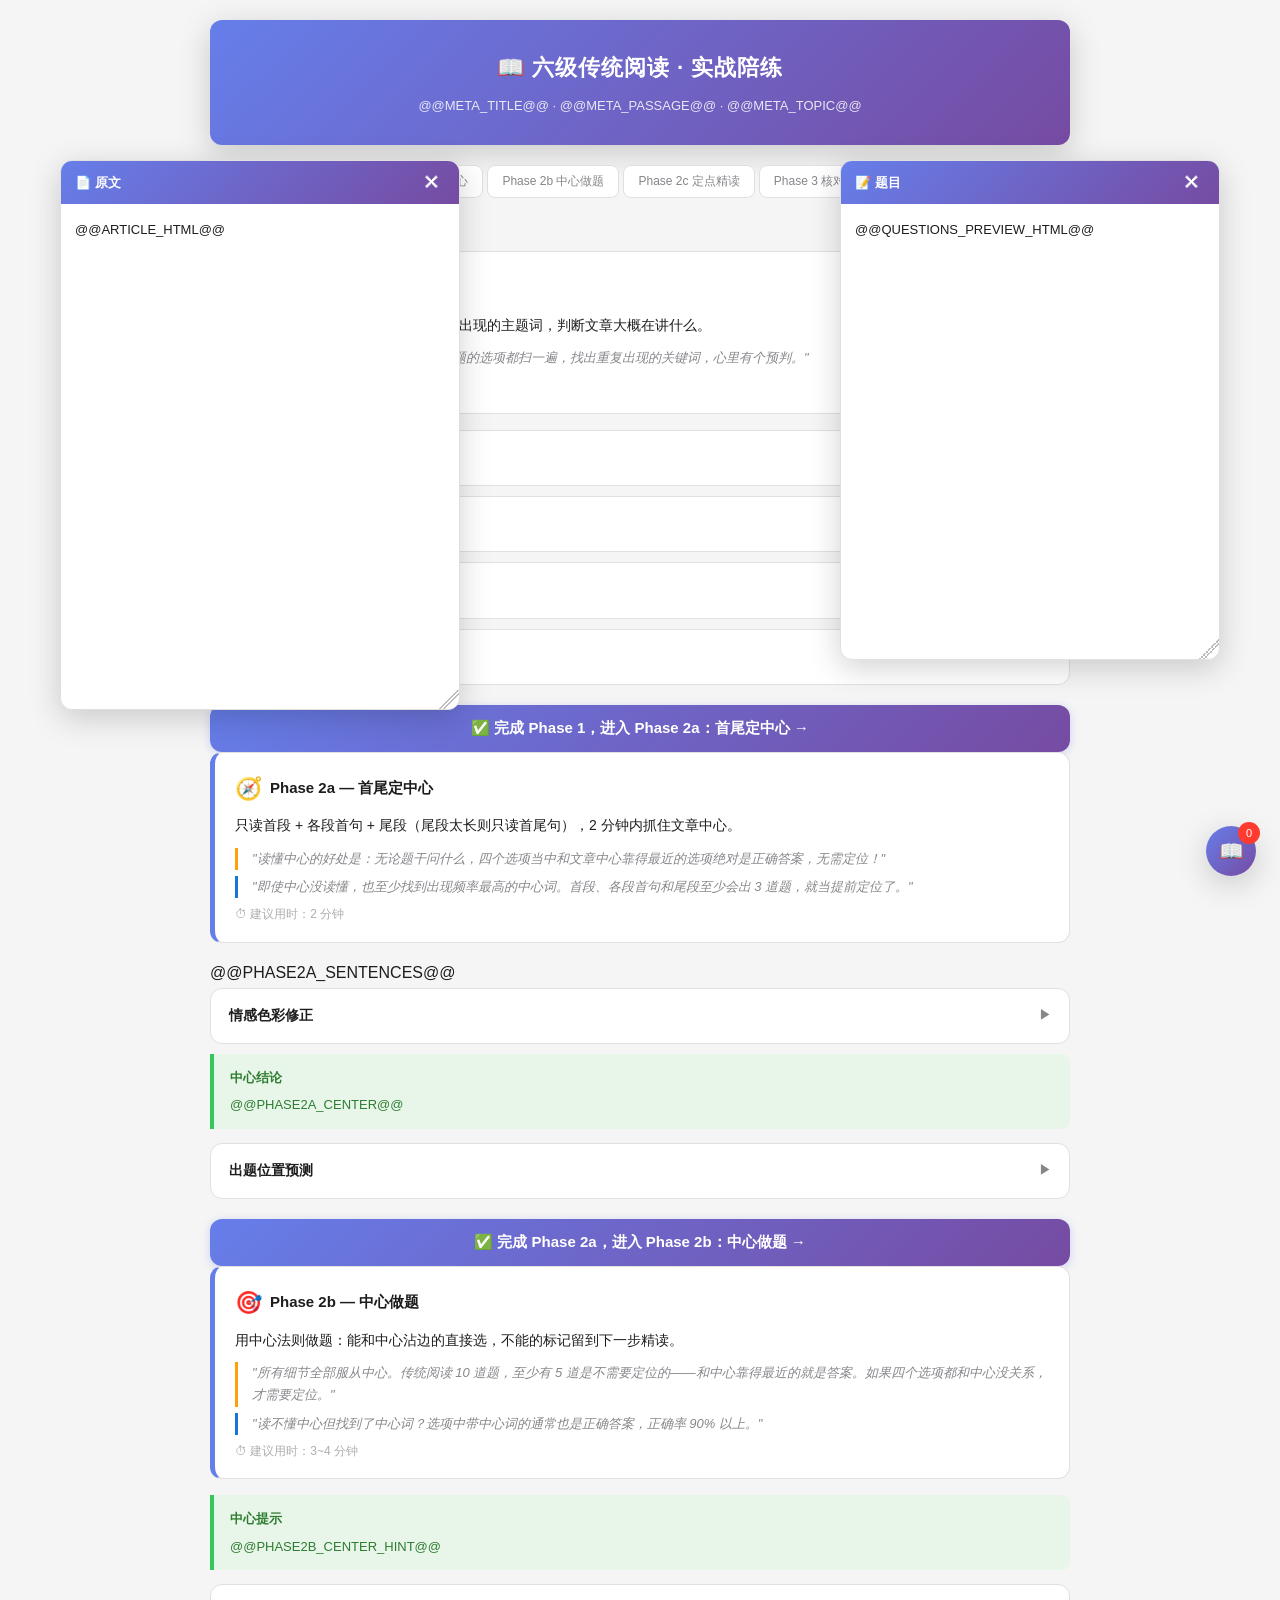
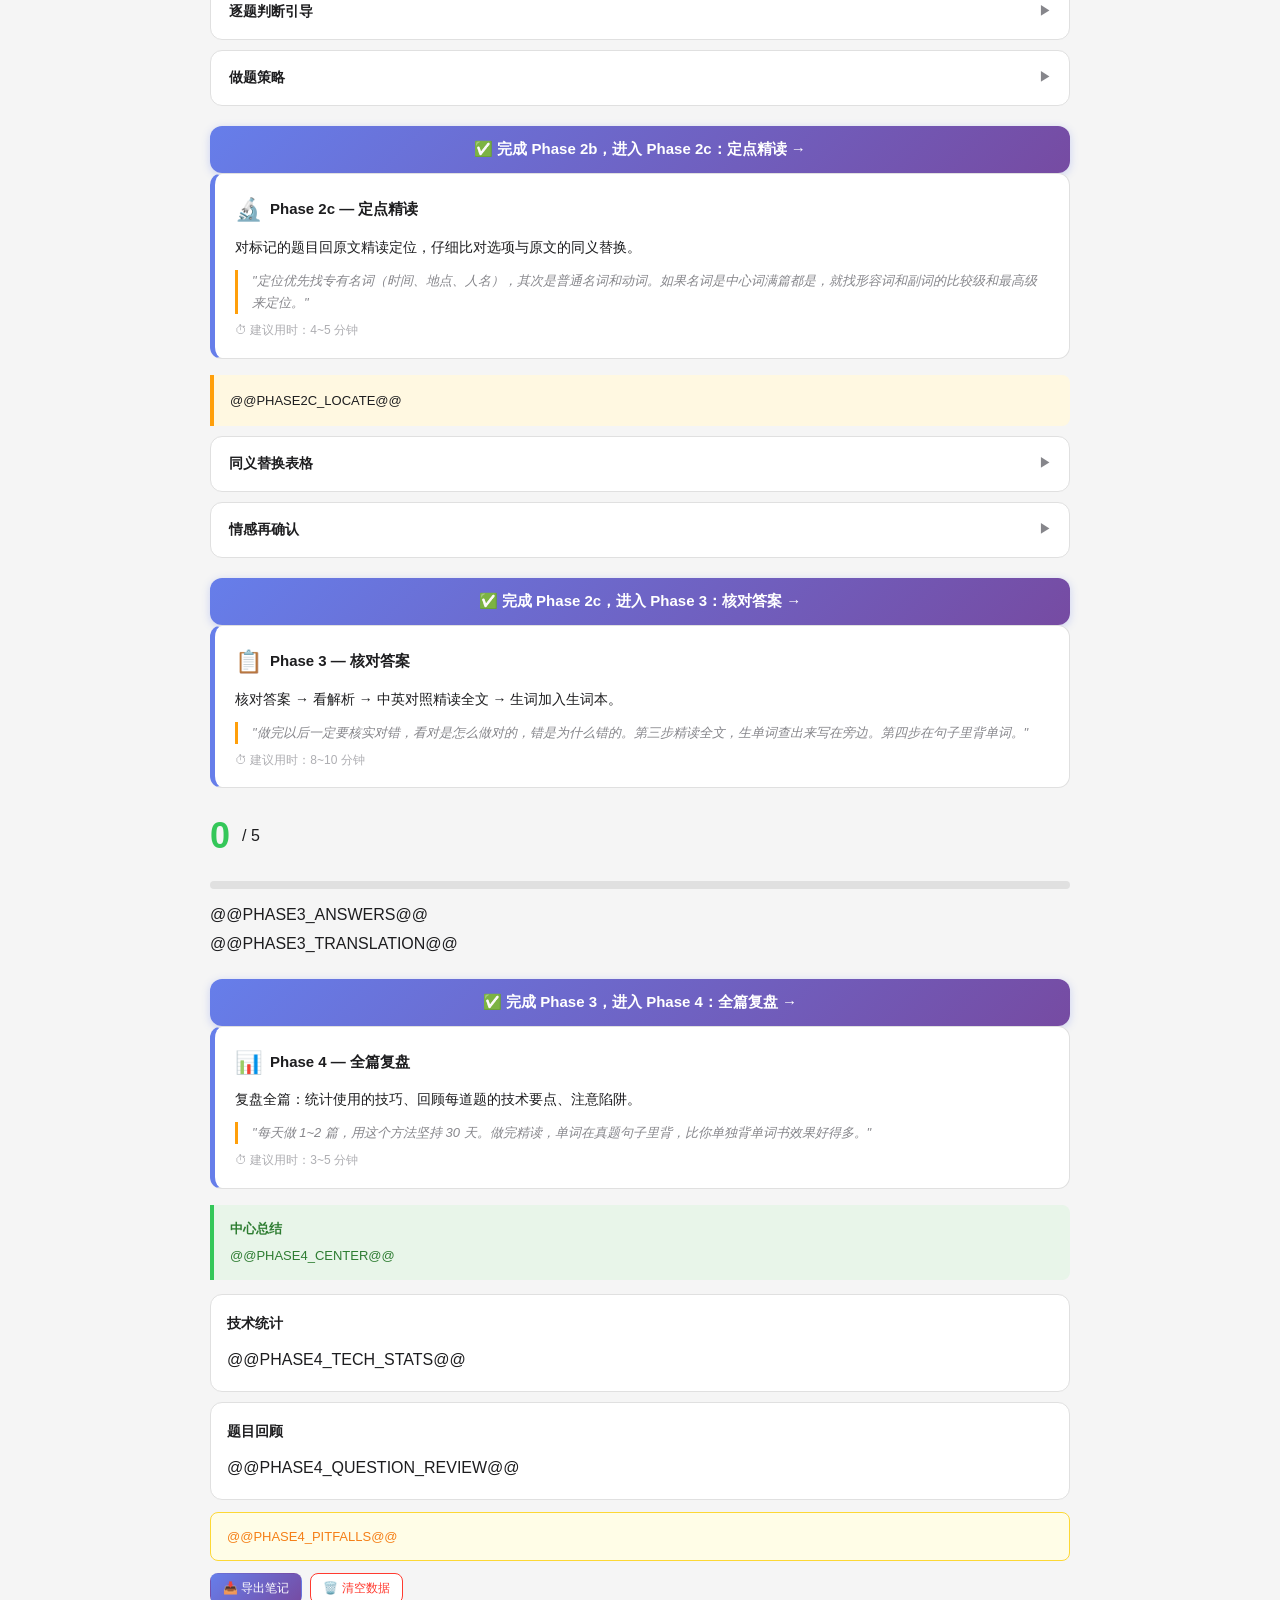
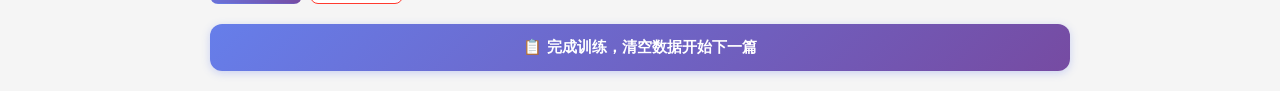
<file: 题目/25年12月真题+解析+听力/2025年12月六级/2025.12六级真题第1套/传统阅读/cet6-reader-template.html>
<!DOCTYPE html>
<html lang="zh-CN">
<head>
<meta charset="UTF-8">
<meta name="viewport" content="width=device-width, initial-scale=1.0">
<title>@@META_TITLE@@ - 六级传统阅读</title>
<style>
*{margin:0;padding:0;box-sizing:border-box;}
:root{
  --purple-from:#667eea;
  --purple-to:#764ba2;
  --bg:#f5f5f5;
  --card:#fff;
  --border:#e0e0e0;
  --text:#1d1d1f;
  --text2:#86868b;
  --text3:#aeaeb2;
  --accent:var(--purple-from);
  --success:#34c759;
  --success-light:#e8f5e9;
  --warn:#ff9f0a;
  --warn-light:#fff8e1;
  --error:#ff3b30;
  --error-light:#ffebee;
  --info:#1976d2;
  --info-light:#e3f2fd;
  --shadow:0 2px 12px rgba(0,0,0,0.08);
  --shadow-lg:0 8px 32px rgba(0,0,0,0.18);
  --radius:12px;
  --radius-sm:8px;
}
html,body{height:100%;}
body{
  font-family:'Segoe UI','Microsoft YaHei',sans-serif;
  background:var(--bg);
  color:var(--text);
  line-height:1.8;
}
::-webkit-scrollbar{width:6px;}
::-webkit-scrollbar-track{background:transparent;}
::-webkit-scrollbar-thumb{background:#c0c0c0;border-radius:3px;}
::-webkit-scrollbar-thumb:hover{background:#a0a0a0;}

.container{max-width:900px;margin:0 auto;padding:20px;}

.header{
  background:linear-gradient(135deg,var(--purple-from),var(--purple-to));
  padding:28px 24px;
  border-radius:var(--radius);
  margin-bottom:20px;
  color:#fff;
  text-align:center;
  box-shadow:var(--shadow-lg);
}
.header h1{font-size:22px;font-weight:700;letter-spacing:1px;}
.header p{font-size:13px;opacity:.85;margin-top:6px;}

.toolbar{
  display:flex;
  align-items:center;
  gap:6px;
  margin-bottom:16px;
  flex-wrap:wrap;
}
.tabs{display:flex;gap:4px;flex-wrap:wrap;flex:1;}
.tab{
  padding:7px 14px;
  border-radius:var(--radius-sm);
  border:1px solid var(--border);
  background:var(--card);
  cursor:pointer;
  font-size:12px;
  font-weight:500;
  white-space:nowrap;
  transition:all .2s;
  color:var(--text2);
  user-select:none;
}
.tab:hover{border-color:var(--purple-from);color:var(--text);}
.tab.active{background:linear-gradient(135deg,var(--purple-from),var(--purple-to));color:#fff;border-color:transparent;}
.tab .badge{font-size:10px;opacity:.7;margin-left:2px;}
.tab.done{position:relative;}
.tab.done::after{
  content:'✓';
  font-size:10px;
  color:var(--success);
  margin-left:4px;
  font-weight:700;
}
.tab.locked{background:#f0f0f0;color:#bdbdbd;cursor:not-allowed;pointer-events:none;}
.tab.locked::before{content:'🔒 ';margin-right:2px;font-size:10px;}

.tool-btn{
  padding:7px 12px;
  border-radius:var(--radius-sm);
  border:1px solid var(--border);
  background:var(--card);
  cursor:pointer;
  font-size:12px;
  white-space:nowrap;
  transition:all .2s;
  color:var(--text2);
  user-select:none;
}
.tool-btn:hover{border-color:var(--purple-from);color:var(--text);}
.tool-btn.active{background:linear-gradient(135deg,var(--purple-from),var(--purple-to));color:#fff;border-color:transparent;}

.phase{display:none;}
.phase.active{display:block;}

.guidance-banner{
  background:var(--card);
  border:1px solid var(--border);
  border-left:5px solid var(--accent);
  border-radius:var(--radius);
  padding:16px 20px;
  margin-bottom:16px;
}
.guidance-banner .g-icon{font-size:22px;margin-right:8px;vertical-align:middle;}
.guidance-banner .g-title{font-weight:700;font-size:15px;margin-bottom:6px;color:var(--text);}
.guidance-banner .g-what{font-size:14px;color:var(--text);margin-bottom:10px;line-height:1.7;}
.guidance-banner .g-quote{font-size:13px;color:var(--text2);font-style:italic;padding-left:14px;border-left:3px solid var(--warn);margin-bottom:6px;line-height:1.7;}
.guidance-banner .g-extra{font-size:13px;color:var(--text2);padding-left:14px;border-left:3px solid var(--info);margin-bottom:6px;line-height:1.7;font-style:italic;}
.guidance-banner .g-time{font-size:12px;color:var(--text3);margin-top:4px;}

.accordion-item{
  background:var(--card);
  border:1px solid var(--border);
  border-radius:var(--radius);
  margin-bottom:10px;
  overflow:hidden;
}
.accordion-header{
  padding:14px 18px;
  cursor:pointer;
  display:flex;
  align-items:center;
  justify-content:space-between;
  font-weight:600;
  font-size:14px;
  border-bottom:1px solid transparent;
  transition:all .2s;
  user-select:none;
}
.accordion-header:hover{background:#fafafa;}
.accordion-header .arrow{
  font-size:12px;
  transition:transform .25s;
  color:var(--text2);
}
.accordion-item.open .accordion-header{border-bottom-color:var(--border);}
.accordion-item.open .accordion-header .arrow{transform:rotate(90deg);}
.accordion-body{
  display:none;
  padding:16px 18px;
  font-size:13px;
  line-height:1.9;
}
.accordion-item.open .accordion-body{display:block;}

.phase-instruction{
  border-left:4px solid var(--info);
  background:var(--info-light);
  padding:12px 16px;
  border-radius:0 var(--radius-sm) var(--radius-sm) 0;
  margin-bottom:14px;
  font-size:13px;
  color:#1565c0;
}
.center-summary{
  border-left:4px solid var(--success);
  background:var(--success-light);
  padding:12px 16px;
  border-radius:0 var(--radius-sm) var(--radius-sm) 0;
  margin-bottom:14px;
  font-size:13px;
  color:#2e7d32;
}
.center-summary .label{font-weight:700;margin-bottom:4px;}
.analysis-box{
  border-left:4px solid var(--warn);
  background:var(--warn-light);
  padding:14px 16px;
  border-radius:0 var(--radius-sm) var(--radius-sm) 0;
  margin-bottom:10px;
  font-size:13px;
}
.tip-box{
  background:#fffde7;
  border:1px solid #fdd835;
  border-radius:var(--radius-sm);
  padding:12px 16px;
  margin:12px 0;
  font-size:13px;
  color:#f57f17;
}

.sentiment-tag{
  display:inline-block;
  font-size:10px;
  padding:2px 8px;
  border-radius:10px;
  font-weight:600;
  margin-right:4px;
}
.sentiment-pos{background:#e8f5e9;color:#2e7d32;}
.sentiment-neg{background:#ffebee;color:#c62828;}
.sentiment-neutral{background:#f5f5f5;color:#616161;}

.question-item{
  background:var(--card);
  border:1px solid var(--border);
  border-radius:var(--radius);
  padding:14px 16px;
  margin-bottom:12px;
}
.question-item .q-title{
  font-weight:600;
  font-size:13px;
  margin-bottom:8px;
  display:flex;
  align-items:center;
  gap:6px;
  flex-wrap:wrap;
}
.options div{
  padding:8px 12px;
  margin-bottom:4px;
  border-radius:var(--radius-sm);
  background:#f5f5f5;
  cursor:pointer;
  transition:all .15s;
  font-size:13px;
}
.options div:hover{background:#e8e8ed;}
.options .selected{
  background:linear-gradient(135deg,rgba(102,126,234,.15),rgba(118,75,162,.15));
  border:2px solid var(--purple-from);
  font-weight:500;
}
.options .correct{
  background:#e8f5e9;
  border:2px solid var(--success);
  font-weight:500;
}
.options .wrong{
  background:#ffebee;
  border:2px solid var(--error);
  font-weight:500;
}

.tag{
  font-size:10px;
  padding:2px 8px;
  border-radius:10px;
  font-weight:600;
  display:inline-block;
}
.tag-detail{background:#e3f2fd;color:#1565c0;}
.tag-infer{background:#fce4ec;color:#c62828;}
.tag-main{background:#e8f5e9;color:#2e7d32;}
.tag-attitude{background:#f3e5f5;color:#7b1fa2;}

.trans-panel{
  display:flex;
  gap:16px;
  margin-bottom:12px;
}
.trans-col{flex:1;font-size:13px;line-height:2;}
.key-word{
  color:#2e7d32;
  text-decoration:underline;
  text-decoration-color:#2e7d32;
  text-underline-offset:2px;
  font-weight:500;
}
.key-tag{
  display:inline-block;
  font-size:9px;
  background:#e8f5e9;
  color:#2e7d32;
  padding:1px 5px;
  border-radius:3px;
  font-weight:600;
  margin-left:2px;
  vertical-align:super;
}
.vocab-red{color:var(--error);font-weight:500;}
.analysis-wrong{
  border-left:4px solid var(--error);
  background:var(--error-light);
  padding:12px 16px;
  border-radius:0 var(--radius-sm) var(--radius-sm) 0;
  margin-bottom:10px;
  font-size:13px;
}

.phase-confirm-btn{
  display:inline-block;
  padding:10px 28px;
  border:none;
  border-radius:var(--radius-sm);
  background:linear-gradient(135deg,var(--purple-from),var(--purple-to));
  color:#fff;
  font-size:14px;
  font-weight:600;
  cursor:pointer;
  transition:all .2s;
  box-shadow:0 2px 8px rgba(102,126,234,.3);
}
.phase-confirm-btn:hover{transform:translateY(-1px);box-shadow:0 4px 16px rgba(102,126,234,.4);}
.phase-confirm-btn:active{transform:translateY(0);}
.next-phase-btn{
  display:block;
  width:100%;
  padding:14px 24px;
  margin-top:20px;
  border:none;
  border-radius:var(--radius);
  background:linear-gradient(135deg,var(--purple-from),var(--purple-to));
  color:#fff;
  font-size:15px;
  font-weight:600;
  cursor:pointer;
  text-align:center;
  transition:all .2s;
  box-shadow:0 2px 8px rgba(102,126,234,.3);
}
.next-phase-btn:hover{transform:translateY(-1px);box-shadow:0 4px 16px rgba(102,126,234,.4);}
.next-phase-btn:active{transform:translateY(0);}
.next-phase-btn:disabled{opacity:.5;cursor:not-allowed;transform:none;}
.phase-done-badge{
  display:inline-block;
  padding:4px 12px;
  border-radius:10px;
  background:var(--success);
  color:#fff;
  font-size:12px;
  font-weight:600;
}

.floating-window{
  position:fixed;
  display:flex;
  flex-direction:column;
  min-width:220px;
  min-height:200px;
  background:var(--card);
  border-radius:var(--radius);
  box-shadow:var(--shadow-lg);
  border:1px solid var(--border);
  overflow:hidden;
  z-index:900;
}
.floating-window .titlebar{
  background:linear-gradient(135deg,var(--purple-from),var(--purple-to));
  color:#fff;
  padding:10px 14px;
  cursor:move;
  touch-action:none;
  display:flex;
  justify-content:space-between;
  align-items:center;
  user-select:none;
  flex-shrink:0;
  font-size:13px;
  font-weight:600;
}
.floating-window .titlebar .close-btn{
  background:none;
  border:none;
  color:#fff;
  font-size:18px;
  cursor:pointer;
  padding:0 4px;
  line-height:1;
  transition:opacity .15s;
}
.floating-window .titlebar .close-btn:hover{opacity:.7;}
.floating-window .body{
  overflow-y:auto;
  flex:1;
  padding:14px;
  font-size:13px;
  line-height:1.9;
}
.floating-window .resize-handle{
  position:absolute;
  bottom:0;
  right:0;
  width:20px;
  height:20px;
  cursor:nwse-resize;
  touch-action:none;
  z-index:10;
  background:linear-gradient(135deg,transparent 50%,#bbb 50%,#bbb 55%,transparent 55%,transparent 60%,#bbb 60%,#bbb 65%,transparent 65%);
}

.window-article{left:60px;top:160px;width:400px;height:550px;z-index:900;}
.window-options{right:60px;top:160px;width:380px;height:500px;z-index:901;}

.word-list{
  position:fixed;
  right:80px;
  top:80px;
  width:300px;
  min-width:220px;
  min-height:200px;
  background:var(--card);
  border-radius:var(--radius);
  box-shadow:var(--shadow-lg);
  z-index:1000;
  display:none;
  flex-direction:column;
  overflow:hidden;
  border:1px solid var(--border);
}
.word-list.show{display:flex;}

.word-float-btn{
  position:fixed;
  bottom:24px;
  right:24px;
  width:50px;
  height:50px;
  border-radius:50%;
  background:linear-gradient(135deg,var(--purple-from),var(--purple-to));
  color:#fff;
  border:none;
  cursor:pointer;
  font-size:20px;
  box-shadow:var(--shadow-lg);
  z-index:100;
  transition:transform .2s;
}
.word-float-btn:hover{transform:scale(1.1);}
.word-float-btn .badge{
  position:absolute;
  top:-4px;
  right:-4px;
  background:var(--error);
  color:#fff;
  border-radius:50%;
  width:22px;
  height:22px;
  font-size:11px;
  display:flex;
  align-items:center;
  justify-content:center;
}

.word-item{
  display:flex;
  justify-content:space-between;
  align-items:center;
  padding:6px 0;
  border-bottom:1px solid var(--border);
  font-size:13px;
}
.word-item .del-word{
  color:var(--error);
  cursor:pointer;
  font-size:12px;
  padding:2px 6px;
  border:none;
  background:none;
}
.word-translation{
  flex:1;
  margin:0 8px;
  padding:2px 6px;
  border:1px solid transparent;
  border-radius:4px;
  font-size:12px;
  color:var(--text2);
  background:transparent;
  outline:none;
  transition:border-color .15s;
}
.word-translation:empty::before{
  content:attr(data-placeholder);
  color:#ccc;
}
.word-translation:focus{border-color:var(--purple-from);}

.export-btn,.clear-btn{
  padding:6px 12px;
  border-radius:var(--radius-sm);
  border:1px solid var(--border);
  background:var(--card);
  cursor:pointer;
  font-size:12px;
  transition:all .15s;
}
.export-btn:hover,.clear-btn:hover{border-color:var(--purple-from);}
.export-btn{background:linear-gradient(135deg,var(--purple-from),var(--purple-to));color:#fff;border-color:transparent;}
.clear-btn{color:var(--error);border-color:var(--error);}

.selection-menu{
  position:fixed;
  background:var(--card);
  border:1px solid var(--border);
  border-radius:var(--radius);
  padding:10px 14px;
  box-shadow:var(--shadow-lg);
  z-index:999;
  font-size:13px;
  min-width:240px;
  display:none;
}
.selection-menu .selected-text{font-weight:600;margin-bottom:8px;}
.translation-input{
  width:100%;
  padding:6px 8px;
  border:1px solid var(--border);
  border-radius:var(--radius-sm);
  font-size:12px;
  background:var(--card);
  color:var(--text);
  margin-bottom:8px;
  outline:none;
}
.translation-input:focus{border-color:var(--purple-from);}

.para-number{
  display:inline-flex;
  align-items:center;
  justify-content:center;
  font-size:9px;
  font-weight:700;
  color:var(--purple-from);
  background:rgba(102,126,234,.1);
  width:20px;
  height:20px;
  border-radius:50%;
  margin-right:8px;
  flex-shrink:0;
  vertical-align:middle;
}

.passage{font-size:14px;line-height:2;}
.passage p{margin-bottom:12px;}

.sentence-tag{
  display:inline-block;
  font-size:10px;
  padding:0 5px;
  border-radius:3px;
  background:rgba(102,126,234,.1);
  color:var(--purple-from);
  margin-right:4px;
  font-weight:500;
}

.annotated{
  text-decoration:underline;
  text-decoration-color:#ff9800;
  text-decoration-thickness:2px;
  text-underline-offset:2px;
  cursor:pointer;
  position:relative;
  background:rgba(255,152,0,0.08);
  border-radius:2px;
}
.annotated-tip{
  font-size:9px;
  color:#e65100;
  vertical-align:super;
  line-height:1;
  margin-left:1px;
  font-weight:600;
}

.score-display{
  display:flex;
  align-items:center;
  gap:12px;
  margin-bottom:12px;
}
.score-num{font-size:36px;font-weight:700;color:var(--success);}

.progress-bar{
  height:8px;
  background:#e0e0e0;
  border-radius:4px;
  overflow:hidden;
  display:flex;
}
.progress-bar .ok{background:var(--success);}
.progress-bar .fail{background:var(--error);}

.answer-row{
  padding:8px 10px;
  margin-bottom:4px;
  border-radius:var(--radius-sm);
  font-size:13px;
}

.annotate-panel{
  background:var(--card);
  border:1px solid var(--border);
  border-radius:var(--radius);
  padding:12px;
  margin-top:10px;
}
.annotate-list{max-height:200px;overflow-y:auto;}
.annotate-item{
  background:rgba(255,152,0,0.08);
  border-radius:var(--radius-sm);
  padding:6px 8px;
  margin-bottom:4px;
  font-size:12px;
  border-left:3px solid #ff9800;
  display:flex;
  justify-content:space-between;
}
.annotate-empty{color:var(--text3);font-size:12px;text-align:center;padding:16px;}

.btn{
  padding:6px 12px;
  border-radius:var(--radius-sm);
  border:1px solid var(--border);
  background:var(--card);
  cursor:pointer;
  font-size:12px;
  transition:all .15s;
}
.btn:hover{border-color:var(--purple-from);}
.btn-accent{background:linear-gradient(135deg,var(--purple-from),var(--purple-to));color:#fff;border-color:transparent;}
.btn-danger{color:var(--error);border-color:var(--error);}

.card{
  background:var(--card);
  border:1px solid var(--border);
  border-radius:var(--radius);
  padding:16px;
  margin-bottom:10px;
}
.card-title{
  font-weight:600;
  font-size:14px;
  margin-bottom:10px;
  display:flex;
  justify-content:space-between;
  align-items:center;
  flex-wrap:wrap;
  gap:6px;
}

.mono{
  font-size:12px;
  color:var(--text2);
  font-style:italic;
  margin-top:8px;
  padding-top:8px;
  border-top:1px solid var(--border);
}

.options-grid{
  display:grid;
  grid-template-columns:1fr 1fr;
  gap:6px;
  font-size:13px;
}
.option-item{
  padding:8px 12px;
  background:#f5f5f5;
  border-radius:var(--radius-sm);
  border:2px solid transparent;
  cursor:pointer;
  transition:all .15s;
}
.option-item:hover{background:#e8e8ed;}
.option-item.selected{
  background:linear-gradient(135deg,rgba(102,126,234,.15),rgba(118,75,162,.15));
  border-color:var(--purple-from);
  font-weight:500;
}

@media(max-width:768px){
  .container{padding:10px;}
  .floating-window{
    left:10px!important;
    right:10px!important;
    top:auto!important;
    bottom:10px!important;
    width:calc(100% - 20px)!important;
    height:50vh!important;
  }
  .window-article,.window-options{
    left:10px!important;
    right:10px!important;
    width:calc(100% - 20px)!important;
  }
  .word-list{
    width:calc(100% - 20px)!important;
    left:10px!important;
    right:10px!important;
    top:auto!important;
    bottom:10px!important;
    height:50vh!important;
  }
  .word-float-btn{bottom:20px;right:20px;}
  .tabs{gap:2px;}
  .tab{padding:5px 10px;font-size:11px;}
  .tool-btn{padding:5px 10px;font-size:11px;}
  .trans-panel{flex-direction:column;}
}
</style>
</head>
<body>
<div class="container">
  <div class="header">
    <h1>📖 六级传统阅读 · 实战陪练</h1>
    <p>@@META_TITLE@@ · @@META_PASSAGE@@ · @@META_TOPIC@@</p>
  </div>
  <div class="toolbar">
    <div class="tabs">
      <button class="tab active" onclick="switchPhase(1)">Phase 1 选项预判</button>
      <button class="tab" onclick="switchPhase(2)">Phase 2a 首尾定中心</button>
      <button class="tab" onclick="switchPhase(3)">Phase 2b 中心做题</button>
      <button class="tab" onclick="switchPhase(4)">Phase 2c 定点精读</button>
      <button class="tab" onclick="switchPhase(5)">Phase 3 核对答案</button>
      <button class="tab" onclick="switchPhase(6)">Phase 4 全篇复盘</button>
    </div>
    <div class="tool-btns">
      <button class="tool-btn active" id="btn-article" onclick="toggleWindow('article')">📄 原文</button>
      <button class="tool-btn active" id="btn-options" onclick="toggleWindow('options')">📝 题目</button>
    </div>
  </div>
  <div class="phase-content active" id="phase1">
    <div class="guidance-banner">
      <div class="g-title"><span class="g-icon">🔍</span>Phase 1 — 选项预判</div>
      <div class="g-what">扫读所有题目的题干和选项，找重复出现的主题词，判断文章大概在讲什么。</div>
      <div class="g-quote">"先看题目，别急着读文章。把 5 道题的选项都扫一遍，找出重复出现的关键词，心里有个预判。"</div>
      <div class="g-time">⏱ 建议用时：1 分钟</div>
    </div>
    <div class="accordion-item">
      <div class="accordion-header" onclick="toggleAccordion(this)">
        <span>主题词扫描引导</span><span class="arrow">▶</span>
      </div>
      <div class="accordion-body">
        <p>@@PHASE1_KEYWORD_SCAN@@</p>
      </div>
    </div>
    <div class="accordion-item">
      <div class="accordion-header" onclick="toggleAccordion(this)">
        <span>情感色彩分析引导</span><span class="arrow">▶</span>
      </div>
      <div class="accordion-body">
        <p>@@PHASE1_SENTIMENT_ANALYSIS@@</p>
      </div>
    </div>
    <div class="accordion-item">
      <div class="accordion-header" onclick="toggleAccordion(this)">
        <span>作者态度预判引导</span><span class="arrow">▶</span>
      </div>
      <div class="accordion-body">
        <p>@@PHASE1_AUTHOR_ATTITUDE_GUESS@@</p>
      </div>
    </div>
    <div class="accordion-item">
      <div class="accordion-header" onclick="toggleAccordion(this)">
        <span>题目类型标注</span><span class="arrow">▶</span>
      </div>
      <div class="accordion-body">
        <p>@@PHASE1_QUESTION_TYPES@@</p>
      </div>
    </div>
    <button class="next-phase-btn" onclick="goNextPhase(1)">✅ 完成 Phase 1，进入 Phase 2a：首尾定中心 →</button>
  </div>
  <div class="phase-content" id="phase2">
    <div class="guidance-banner">
      <div class="g-title"><span class="g-icon">🧭</span>Phase 2a — 首尾定中心</div>
      <div class="g-what">只读首段 + 各段首句 + 尾段（尾段太长则只读首尾句），2 分钟内抓住文章中心。</div>
      <div class="g-quote">"读懂中心的好处是：无论题干问什么，四个选项当中和文章中心靠得最近的选项绝对是正确答案，无需定位！"</div>
      <div class="g-extra">"即使中心没读懂，也至少找到出现频率最高的中心词。首段、各段首句和尾段至少会出 3 道题，就当提前定位了。"</div>
      <div class="g-time">⏱ 建议用时：2 分钟</div>
    </div>
    <div class="sentences-scan">@@PHASE2A_SENTENCES@@</div>
    <div class="accordion-item">
      <div class="accordion-header" onclick="toggleAccordion(this)">
        <span>情感色彩修正</span><span class="arrow">▶</span>
      </div>
      <div class="accordion-body">
        <p>@@PHASE2A_SENTIMENT_CORRECTION@@</p>
      </div>
    </div>
    <div class="center-summary">
      <div class="label">中心结论</div>
      <p>@@PHASE2A_CENTER@@</p>
    </div>
    <div class="accordion-item">
      <div class="accordion-header" onclick="toggleAccordion(this)">
        <span>出题位置预测</span><span class="arrow">▶</span>
      </div>
      <div class="accordion-body">
        <p>@@PHASE2A_QUESTION_PREDICTION@@</p>
      </div>
    </div>
    <button class="next-phase-btn" onclick="goNextPhase(2)">✅ 完成 Phase 2a，进入 Phase 2b：中心做题 →</button>
  </div>
  <div class="phase-content" id="phase3">
    <div class="guidance-banner">
      <div class="g-title"><span class="g-icon">🎯</span>Phase 2b — 中心做题</div>
      <div class="g-what">用中心法则做题：能和中心沾边的直接选，不能的标记留到下一步精读。</div>
      <div class="g-quote">"所有细节全部服从中心。传统阅读 10 道题，至少有 5 道是不需要定位的——和中心靠得最近的就是答案。如果四个选项都和中心没关系，才需要定位。"</div>
      <div class="g-extra">"读不懂中心但找到了中心词？选项中带中心词的通常也是正确答案，正确率 90% 以上。"</div>
      <div class="g-time">⏱ 建议用时：3~4 分钟</div>
    </div>
    <div class="center-summary">
      <div class="label">中心提示</div>
      <p>@@PHASE2B_CENTER_HINT@@</p>
    </div>
    <div class="accordion-item">
      <div class="accordion-header" onclick="toggleAccordion(this)">
        <span>逐题判断引导</span><span class="arrow">▶</span>
      </div>
      <div class="accordion-body">
        <p>@@PHASE2B_STRATEGY@@</p>
      </div>
    </div>
    <div class="accordion-item">
      <div class="accordion-header" onclick="toggleAccordion(this)">
        <span>做题策略</span><span class="arrow">▶</span>
      </div>
      <div class="accordion-body">
        <p>@@PHASE2B_TIPS@@</p>
      </div>
    </div>
    <button class="next-phase-btn" onclick="goNextPhase(3)">✅ 完成 Phase 2b，进入 Phase 2c：定点精读 →</button>
  </div>
  <div class="phase-content" id="phase4">
    <div class="guidance-banner">
      <div class="g-title"><span class="g-icon">🔬</span>Phase 2c — 定点精读</div>
      <div class="g-what">对标记的题目回原文精读定位，仔细比对选项与原文的同义替换。</div>
      <div class="g-quote">"定位优先找专有名词（时间、地点、人名），其次是普通名词和动词。如果名词是中心词满篇都是，就找形容词和副词的比较级和最高级来定位。"</div>
      <div class="g-time">⏱ 建议用时：4~5 分钟</div>
    </div>
    <div class="analysis-box">@@PHASE2C_LOCATE@@</div>
    <div class="accordion-item">
      <div class="accordion-header" onclick="toggleAccordion(this)">
        <span>同义替换表格</span><span class="arrow">▶</span>
      </div>
      <div class="accordion-body">
        <p>@@PHASE2C_SYNONYM_TABLE@@</p>
      </div>
    </div>
    <div class="accordion-item">
      <div class="accordion-header" onclick="toggleAccordion(this)">
        <span>情感再确认</span><span class="arrow">▶</span>
      </div>
      <div class="accordion-body">
        <p>@@PHASE2C_SENTIMENT@@</p>
      </div>
    </div>
    <button class="next-phase-btn" onclick="goNextPhase(4)">✅ 完成 Phase 2c，进入 Phase 3：核对答案 →</button>
  </div>
  <div class="phase-content" id="phase5">
    <div class="guidance-banner">
      <div class="g-title"><span class="g-icon">📋</span>Phase 3 — 核对答案</div>
      <div class="g-what">核对答案 → 看解析 → 中英对照精读全文 → 生词加入生词本。</div>
      <div class="g-quote">"做完以后一定要核实对错，看对是怎么做对的，错是为什么错的。第三步精读全文，生单词查出来写在旁边。第四步在句子里背单词。"</div>
      <div class="g-time">⏱ 建议用时：8~10 分钟</div>
    </div>
    <div id="result-section">
      <div class="answer-section show" id="answers-display">
        <div class="score-display">
          <span class="score-num" id="score-display">0</span>
          <span id="score-desc">/ 5</span>
        </div>
        <div class="progress-bar">
          <div class="ok" style="width:0%"></div>
          <div class="fail" style="width:0%"></div>
        </div>
        <div style="margin-top:12px">@@PHASE3_ANSWERS@@</div>
      </div>
      <div class="trans-panel">@@PHASE3_TRANSLATION@@</div>
    </div>
    <button class="next-phase-btn" onclick="goNextPhase(5)">✅ 完成 Phase 3，进入 Phase 4：全篇复盘 →</button>
  </div>
  <div class="phase-content" id="phase6">
    <div class="guidance-banner">
      <div class="g-title"><span class="g-icon">📊</span>Phase 4 — 全篇复盘</div>
      <div class="g-what">复盘全篇：统计使用的技巧、回顾每道题的技术要点、注意陷阱。</div>
      <div class="g-quote">"每天做 1~2 篇，用这个方法坚持 30 天。做完精读，单词在真题句子里背，比你单独背单词书效果好得多。"</div>
      <div class="g-time">⏱ 建议用时：3~5 分钟</div>
    </div>
    <div class="center-summary">
      <div class="label">中心总结</div>
      <p>@@PHASE4_CENTER@@</p>
    </div>
    <div class="card">
      <div class="card-title">技术统计</div>
      <p>@@PHASE4_TECH_STATS@@</p>
    </div>
    <div class="card">
      <div class="card-title">题目回顾</div>
      <p>@@PHASE4_QUESTION_REVIEW@@</p>
    </div>
    <div class="tip-box">@@PHASE4_PITFALLS@@</div>
    <div style="display:flex;gap:8px;margin-top:12px">
      <button class="btn btn-accent" onclick="exportWordList()">📥 导出笔记</button>
      <button class="btn btn-danger" onclick="if(confirm('确定清空所有数据？')){clearAll()}">🗑️ 清空数据</button>
    </div>
    <button class="next-phase-btn" onclick="if(confirm('确定完成全部训练？')){clearAll()}">📋 完成训练，清空数据开始下一篇</button>
  </div>
</div>
<div class="floating-window window-article show" id="window-article">
  <div class="titlebar" id="titlebar-article">
    <span class="title">📄 原文</span>
    <button class="close-btn" onclick="toggleWindow('article')">✕</button>
  </div>
  <div class="body" id="body-article">
    <div class="article-text" id="article-text">@@ARTICLE_HTML@@</div>
  </div>
  <div class="resize-handle" id="resize-article"></div>
</div>
<div class="floating-window window-options show" id="window-options">
  <div class="titlebar" id="titlebar-options">
    <span class="title">📝 题目</span>
    <button class="close-btn" onclick="toggleWindow('options')">✕</button>
  </div>
  <div class="body" id="body-options">
    <div id="opts-preview">@@QUESTIONS_PREVIEW_HTML@@</div>
    <div id="opts-interactive" style="display:none">@@QUESTIONS_INTERACTIVE_HTML@@</div>
    <div id="opts-answers" style="display:none">@@ANSWERS_HTML@@</div>
    <div id="opts-stats" style="display:none">@@PHASE4_STATS_PANEL@@</div>
  </div>
  <div class="resize-handle" id="resize-options"></div>
</div>
<div class="floating-window word-list" id="word-list">
  <div class="titlebar" id="wl-titlebar">
    <span class="title">📚 我的生词本</span>
    <button class="close-btn" onclick="toggleWordList()">✕</button>
  </div>
  <div class="body">
    <div id="word-items"></div>
    <button class="export-btn" onclick="exportWordList()" style="width:100%;margin-top:auto">📥 导出 .md</button>
    <button class="clear-btn" onclick="if(confirm('确定清空？')){clearWordList()}" style="width:100%;margin-left:0">🗑️ 清空</button>
  </div>
  <div class="resize-handle" id="wl-resize"></div>
</div>
<button class="word-float-btn" id="word-float-btn" onclick="toggleWordList()">📖<span class="badge" id="word-count">0</span></button>
<div class="selection-menu" id="selection-menu">
  <button onclick="addSelectedWord()">📝 加入生词本</button>
  <div id="translation-input-wrap" style="display:none;padding:6px 8px">
    <input type="text" id="translation-input" class="translation-input" placeholder="输入中文释义（可选）" />
    <button onclick="confirmAddWord()" style="margin-top:4px;width:100%;padding:4px;background:var(--purple-from);color:#fff;border:none;border-radius:4px;cursor:pointer">确认</button>
  </div>
</div>
<script>
let words = JSON.parse(localStorage.getItem('cet6_words') || '[]');
let phaseUnlock = JSON.parse(localStorage.getItem('cet6_phase_unlock') || '{"1":true}');
let currentPhase = 1;

function saveWords() {
  localStorage.setItem('cet6_words', JSON.stringify(words));
  updateWordCount();
  renderWords();
}

function updateWordCount() {
  document.getElementById('word-count').textContent = words.length;
}

function renderWords() {
  const container = document.getElementById('word-items');
  if (words.length === 0) {
    container.innerHTML = '<div style="color:var(--text3);font-size:14px;padding:12px;text-align:center">还没有生词，选中文章中单词添加</div>';
    return;
  }
  container.innerHTML = words.map((w, i) => {
    const displayTranslation = w.customTranslation || w.translation || '';
    const ctx = w.contextSentence || '';
    return '<div class="word-item" style="flex-wrap:wrap">' +
      '<div style="flex:1;min-width:0">' +
        '<div><strong>' + w.word + '</strong>' +
        (displayTranslation ? '<span style="color:var(--text2);font-size:12px;margin-left:6px;cursor:pointer" onclick="editTranslation(' + i + ')" title="点击编辑释义">' + displayTranslation + '</span>' : '<span style="color:var(--text3);font-size:12px;margin-left:6px">释义获取中...</span>') +
        '</div>' +
        (ctx ? '<div style="font-size:11px;color:var(--text3);margin-top:2px;overflow:hidden;text-overflow:ellipsis;white-space:nowrap;max-width:220px" title="' + ctx.replace(/"/g,'&quot;') + '">📝 ' + ctx + '</div>' : '') +
      '</div>' +
      '<button class="del-word" onclick="removeWord(' + i + ')">✕</button>' +
    '</div>';
  }).join('');
}

function editTranslation(i) {
  const current = words[i].customTranslation || words[i].translation || '';
  const input = document.createElement('input');
  input.type = 'text';
  input.value = current;
  input.className = 'translation-input';
  input.style.cssText = 'width:100%;margin-top:4px;padding:4px 8px;border:1px solid var(--border);border-radius:4px;font-size:13px';
  input.placeholder = '输入自定义释义（会覆盖API释义）';
  input.onkeydown = function(e) {
    if (e.key === 'Enter') {
      words[i].customTranslation = input.value.trim();
      saveWords();
    } else if (e.key === 'Escape') {
      renderWords();
    }
  };
  input.onblur = function() {
    words[i].customTranslation = input.value.trim();
    saveWords();
  };
  const wordItem = document.querySelectorAll('.word-item')[i];
  if (!wordItem) return;
  const transSpan = wordItem.querySelector('span[style*="cursor:pointer"]') || wordItem.querySelector('span[style*="margin-left:6px"]');
  if (transSpan) {
    transSpan.innerHTML = '';
    transSpan.appendChild(input);
    input.focus();
  }
}

function removeWord(i) { words.splice(i, 1); saveWords(); }
function clearWordList() { words = []; saveWords(); }

function toggleWordList() {
  document.getElementById('word-list').classList.toggle('show');
}

let selectedText = '';
let selectedRange = null;

document.addEventListener('pointerup', function(e) {
  const sel = window.getSelection();
  const text = sel.toString().trim();
  if (!text || text.length > 50 || text.split(' ').length > 6) {
    document.getElementById('selection-menu').style.display = 'none';
    document.getElementById('translation-input-wrap').style.display = 'none';
    return;
  }
  try {
    const range = sel.getRangeAt(0);
    const menu = document.getElementById('selection-menu');
    const rect = range.getBoundingClientRect();
    menu.style.left = Math.min(rect.left + rect.width / 2 - 50, window.innerWidth - 160) + 'px';
    menu.style.top = (rect.bottom + 8) + 'px';
    menu.style.display = 'block';
    document.getElementById('translation-input-wrap').style.display = 'none';
    selectedText = text;
    selectedRange = range;
  } catch(e) {
    document.getElementById('selection-menu').style.display = 'none';
  }
});

document.addEventListener('pointerdown', function(e) {
  if (!e.target.closest('.selection-menu')) {
    document.getElementById('selection-menu').style.display = 'none';
    document.getElementById('translation-input-wrap').style.display = 'none';
  }
});

function addSelectedWord() {
  if (!selectedText) { closeSelectionMenu(); return; }
  const para = selectedRange ? selectedRange.startContainer.parentElement.closest('[data-para]') : null;
  const paraNum = para ? para.getAttribute('data-para') : '';

  let contextSentence = '';
  if (selectedRange) {
    const node = selectedRange.startContainer;
    let textEl = node;
    while (textEl && textEl.nodeType !== Node.ELEMENT_NODE && textEl !== document.body) textEl = textEl.parentElement;
    if (textEl) {
      const fullText = textEl.textContent || '';
      const idx = fullText.indexOf(selectedText);
      if (idx !== -1) {
        const start = Math.max(0, idx - 50);
        const end = Math.min(fullText.length, idx + selectedText.length + 50);
        contextSentence = (start > 0 ? '...' : '') + fullText.slice(start, end).trim() + (end < fullText.length ? '...' : '');
      }
    }
  }

  if (words.find(w => w.word === selectedText)) {
    closeSelectionMenu();
    return;
  }

  const wordData = {
    word: selectedText,
    translation: '',
    customTranslation: '',
    context: paraNum ? 'P' + paraNum : '',
    contextSentence: contextSentence,
    added: new Date().toLocaleString()
  };

  words.push(wordData);
  const idx = words.length - 1;
  saveWords();

  closeSelectionMenu();
  document.getElementById('word-list').classList.add('show');

  fetchTranslation(wordData, idx);
}

async function fetchTranslation(wordData, index) {
  try {
    const resp = await fetch('https://api.dictionaryapi.dev/api/v2/entries/en/' + encodeURIComponent(wordData.word));
    if (resp.ok) {
      const data = await resp.json();
      if (data && data[0] && data[0].meanings) {
        const parts = [];
        for (const m of data[0].meanings) {
          const pos = m.partOfSpeech || '';
          const defList = m.definitions.slice(0, 2).map(d => d.definition).join('；');
          parts.push((pos ? pos + '. ' : '') + defList);
        }
        wordData.translation = parts.join(' | ');
        saveWords();
      }
    }
  } catch(e) {
    wordData.translation = '';
    saveWords();
  }
}

function closeSelectionMenu() {
  document.getElementById('selection-menu').style.display = 'none';
  document.getElementById('translation-input-wrap').style.display = 'none';
  selectedText = '';
  selectedRange = null;
}

function confirmAddWord() {
  closeSelectionMenu();
}

function makeDraggableResizable(windowEl, titlebarEl, resizeHandleEl) {
  let mode = null;
  let sx, sy, sw, sh, sl, st;

  function onDown(e) {
    if (e.target.closest('.close-btn') || e.target.closest('.export-btn') || e.target.closest('.clear-btn') || e.target.closest('.del-word') || e.target.closest('.translation-input')) return;
    if (e.target === resizeHandleEl || e.target.closest('.resize-handle')) {
      mode = 'resize';
      const rect = windowEl.getBoundingClientRect();
      sx = e.clientX; sy = e.clientY;
      sw = rect.width; sh = rect.height;
      resizeHandleEl.setPointerCapture(e.pointerId);
    } else if (e.target === titlebarEl || e.target.closest('.titlebar')) {
      if (e.target.closest('.close-btn')) return;
      mode = 'drag';
      const rect = windowEl.getBoundingClientRect();
      sx = e.clientX - rect.left; sy = e.clientY - rect.top;
      sl = rect.left; st = rect.top;
      titlebarEl.setPointerCapture(e.pointerId);
      windowEl.style.right = 'auto'; windowEl.style.bottom = 'auto';
      windowEl.style.left = sl + 'px'; windowEl.style.top = st + 'px';
    }
  }

  function onMove(e) {
    if (mode === 'drag') { windowEl.style.left = (e.clientX - sx) + 'px'; windowEl.style.top = (e.clientY - sy) + 'px'; }
    else if (mode === 'resize') { windowEl.style.width = Math.max(220, sw + (e.clientX - sx)) + 'px'; windowEl.style.height = Math.max(200, sh + (e.clientY - sy)) + 'px'; }
  }

  function onUp() { mode = null; }

  titlebarEl.addEventListener('pointerdown', onDown);
  resizeHandleEl.addEventListener('pointerdown', onDown);
  document.addEventListener('pointermove', onMove);
  document.addEventListener('pointerup', onUp);
}

let articleVisible = true;
let optionsVisible = true;

function toggleWindow(type) {
  if (type === 'article') {
    articleVisible = !articleVisible;
    const el = document.getElementById('window-article');
    const btn = document.getElementById('btn-article');
    if (articleVisible) { el.classList.add('show'); btn.classList.add('active'); }
    else { el.classList.remove('show'); btn.classList.remove('active'); }
  } else if (type === 'options') {
    optionsVisible = !optionsVisible;
    const el = document.getElementById('window-options');
    const btn = document.getElementById('btn-options');
    if (optionsVisible) { el.classList.add('show'); btn.classList.add('active'); }
    else { el.classList.remove('show'); btn.classList.remove('active'); }
  }
}

const selectedOptions = {};

function selectOption(qNum, opt) {
  const container = document.querySelector('.options[data-q="' + qNum + '"]');
  if (!container) return;
  container.querySelectorAll('div').forEach(d => d.classList.remove('selected'));
  const target = container.querySelector('div:nth-child(' + (opt.charCodeAt(0) - 64) + ')');
  if (target) target.classList.add('selected');
  selectedOptions[qNum] = opt;
  updateScore();
}

function updateTabStates() {
  document.querySelectorAll('.tab').forEach((tab, i) => {
    const phaseNum = i + 1;
    tab.classList.remove('locked', 'done', 'active');
    if (currentPhase === phaseNum) {
      tab.classList.add('active');
    } else if (phaseUnlock[phaseNum]) {
      tab.classList.add('done');
    } else {
      tab.classList.add('locked');
    }
  });
}

function goNextPhase(fromPhase) {
  if (fromPhase === 3 || fromPhase === 4) {
    const phaseMap = { 3: '2b', 4: '2c' };
    const key = 'phase_' + phaseMap[fromPhase];
    const snapshot = JSON.parse(JSON.stringify(selectedOptions));
    const completed = JSON.parse(localStorage.getItem('cet6_phase_done') || '{}');
    completed[key] = { done: true, snapshot: snapshot, time: new Date().toLocaleString() };
    localStorage.setItem('cet6_phase_done', JSON.stringify(completed));
  }
  const nextPhase = fromPhase + 1;
  if (nextPhase <= 6) {
    phaseUnlock[nextPhase] = true;
    localStorage.setItem('cet6_phase_unlock', JSON.stringify(phaseUnlock));
  }
  switchPhase(nextPhase);
}

function switchPhase(num) {
  if (num < 1 || num > 6) return;
  if (!phaseUnlock[num] && num !== 1) return;
  currentPhase = num;

  document.querySelectorAll('.phase-content').forEach(el => el.classList.remove('active'));
  document.getElementById('phase' + num).classList.add('active');
  updateTabStates();

  const preview = document.getElementById('opts-preview');
  const interactive = document.getElementById('opts-interactive');
  const answers = document.getElementById('opts-answers');
  const stats = document.getElementById('opts-stats');
  [preview, interactive, answers, stats].forEach(el => { if (el) el.style.display = 'none'; });

  if (num === 1 || num === 2) {
    if (preview) preview.style.display = 'block';
  } else if (num === 3 || num === 4) {
    if (interactive) interactive.style.display = 'block';
  } else if (num === 5) {
    if (answers) answers.style.display = 'block';
    updateScore();
    highlightVocabInTranslation();
  } else if (num === 6) {
    if (stats) stats.style.display = 'block';
  }

  updateArticleHighlights(num);
}

function updateArticleHighlights(phase) {
  const articleText = document.getElementById('article-text');
  if (!articleText) return;

  articleText.querySelectorAll('.head-tail-highlight').forEach(el => el.classList.remove('head-tail-highlight'));
  articleText.querySelectorAll('.locate-highlight').forEach(el => el.classList.remove('locate-highlight'));

  if (phase === 2) {
    articleText.querySelectorAll('[data-head="true"], [data-tail="true"]').forEach(el => {
      el.classList.add('head-tail-highlight');
    });
  } else if (phase === 4) {
    articleText.querySelectorAll('.locate-para').forEach(el => {
      el.classList.add('locate-highlight');
    });
  }
}

function updateScore() {
  const correct = @@CORRECT_ANSWERS_JS@@;
  let score = 0;
  const total = Object.keys(correct).length;
  for (let q in correct) { if (selectedOptions[q] === correct[q]) score++; }
  const answered = Object.keys(selectedOptions).length;
  const el = document.getElementById('score-display');
  const desc = document.getElementById('score-desc');
  if (el) el.textContent = score + '/' + total;
  if (desc) {
    if (answered === 0) desc.textContent = '暂未选择答案';
    else if (answered < total) desc.textContent = '已做 ' + answered + '/' + total + ' 题，正确 ' + score + ' 题';
    else {
      const pct = score / total;
      if (pct === 1) desc.textContent = '🎉 全对！太棒了！';
      else if (pct >= 0.8) desc.textContent = '👍 非常好！继续保持！';
      else if (pct >= 0.6) desc.textContent = '💪 不错，还有提升空间！';
      else desc.textContent = '📚 需要加强，看看错题分析！';
    }
  }
  updateWrongAnalysis(correct);
}

const wrongAnalysis = @@WRONG_ANALYSIS_JS@@;

function updateWrongAnalysis(correct) {
  document.querySelectorAll('.wrong-item').forEach(el => el.remove());
  const container = document.getElementById('wrong-analysis-container');
  if (!container) return;

  for (let q in selectedOptions) {
    if (selectedOptions[q] !== correct[q] && wrongAnalysis[q] && wrongAnalysis[q][selectedOptions[q]]) {
      const div = document.createElement('div');
      div.className = 'analysis-wrong wrong-item';
      div.innerHTML = '<strong>' + q + '题 你选了' + selectedOptions[q] + '（错误）</strong><br>' + wrongAnalysis[q][selectedOptions[q]];
      container.appendChild(div);
    }
  }
}

function clearAll() {
  localStorage.removeItem('cet6_words');
  localStorage.removeItem('cet6_phase_unlock');
  localStorage.removeItem('cet6_phase_done');
  words = [];
  phaseUnlock = { 1: true };
  currentPhase = 1;
  saveWords();
  localStorage.setItem('cet6_phase_unlock', JSON.stringify(phaseUnlock));
  switchPhase(1);
}

function toggleAccordion(header) {
  const item = header.parentElement;
  const arrow = header.querySelector('.arrow');
  const isOpen = item.classList.contains('open');
  item.classList.toggle('open');
  if (arrow) arrow.textContent = isOpen ? '▶' : '▼';
}

function highlightVocabInTranslation() {
  const leftCol = document.querySelector('.trans-left');
  if (!leftCol) return;
  const wordsList = JSON.parse(localStorage.getItem('cet6_words') || '[]');
  wordsList.forEach(w => {
    const escaped = w.word.trim().replace(/[.*+?^${}()|[\]\\]/g, '\\$&');
    const regex = new RegExp('(^|[\\s>\\("\'\\-\\,])(' + escaped + ')([\\s<\\.\\,\\\\"\'\\;\\)\\:\\!\\?\\-]|$)', 'gi');
    leftCol.querySelectorAll('.trans-p').forEach(p => {
      p.innerHTML = p.innerHTML.replace(regex, function(m, b, w, a) {
        if (w.includes('>') || w.includes('<')) return m;
        return b + '<span class="vocab-red">' + w + '</span>' + a;
      });
    });
  });
}

function exportWordList() {
  if (words.length === 0) { alert('生词本为空！'); return; }
  let md = '# 六级生词本\n\n| 单词 | 释义 | 所在段落 | 加入时间 |\n|:--|:--|:--|:--|\n';
  words.forEach(w => { md += '| ' + w.word + ' | ' + (w.translation || '-') + ' | ' + (w.context || '-') + ' | ' + (w.added || '-') + ' |\n'; });
  const blob = new Blob([md], {type: 'text/markdown'});
  const a = document.createElement('a');
  a.href = URL.createObjectURL(blob);
  a.download = '六级生词本_' + new Date().toISOString().slice(0,10) + '.md';
  a.click();
}

makeDraggableResizable(
  document.getElementById('window-article'),
  document.getElementById('titlebar-article'),
  document.getElementById('resize-article')
);
makeDraggableResizable(
  document.getElementById('window-options'),
  document.getElementById('titlebar-options'),
  document.getElementById('resize-options')
);
makeDraggableResizable(
  document.getElementById('word-list'),
  document.getElementById('wl-titlebar'),
  document.getElementById('wl-resize')
);

renderWords();
updateWordCount();
updateTabStates();
</script>
</body>
</html>
</file>
<file: cet6-reading-platform/assets/css/theme.css>
* { box-sizing: border-box; margin: 0; padding: 0; }

:root {
  --bg: #f5f5f7;
  --card: #fff;
  --border: #d1d1d6;
  --text: #1d1d1f;
  --text2: #86868b;
  --text3: #aeaeb2;
  --accent: #0071e3;
  --accent-light: #e8f4fd;
  --success: #34c759;
  --success-light: #e8f5e9;
  --warn: #ff9f0a;
  --warn-light: #fff8e1;
  --error: #ff3b30;
  --error-light: #ffebee;
  --tag-bg: #e8f4fd;
  --tag-border: #b6d4fe;
  --purple: #af52de;
  --purple-light: #f3e5f5;
  --shadow: 0 2px 12px rgba(0,0,0,0.08);
  --shadow-lg: 0 8px 32px rgba(0,0,0,0.15);
  --radius: 10px;
  --radius-sm: 6px;
}

@media (prefers-color-scheme: dark) {
  :root {
    --bg: #1d1d1f;
    --card: #2d2d2f;
    --border: #424245;
    --text: #f5f5f7;
    --text2: #98989d;
    --text3: #636366;
    --tag-bg: rgba(10,132,255,0.15);
    --tag-border: #0a84ff;
    --accent: #0a84ff;
    --accent-light: rgba(10,132,255,0.12);
    --purple-light: rgba(175,82,222,0.15);
    --success-light: rgba(52,199,89,0.15);
    --warn-light: rgba(255,159,10,0.12);
    --error-light: rgba(255,59,48,0.12);
    --shadow: 0 2px 12px rgba(0,0,0,0.3);
    --shadow-lg: 0 8px 32px rgba(0,0,0,0.4);
  }
}

html, body { height: 100%; }

body {
  font-family: -apple-system, BlinkMacSystemFont, "Segoe UI", "Microsoft YaHei", system-ui, sans-serif;
  background: var(--bg);
  color: var(--text);
  line-height: 1.8;
}

::-webkit-scrollbar { width: 6px; height: 6px; }
::-webkit-scrollbar-track { background: transparent; }
::-webkit-scrollbar-thumb { background: var(--border); border-radius: 3px; }
::-webkit-scrollbar-thumb:hover { background: var(--text3); }
</file>
<file: cet6-reading-platform/assets/css/layout.css>
.header {
  background: var(--card);
  border-bottom: 1px solid var(--border);
  padding: 12px 20px;
  display: flex;
  justify-content: space-between;
  align-items: center;
  flex-shrink: 0;
  flex-wrap: wrap;
  gap: 8px;
}
.header h1 { font-size: 16px; font-weight: 600; }
.header .meta { font-size: 12px; color: var(--text2); }
.header .header-actions { display: flex; gap: 8px; align-items: center; }

.tabs {
  display: flex;
  gap: 4px;
  padding: 8px 20px;
  background: var(--card);
  border-bottom: 1px solid var(--border);
  flex-shrink: 0;
  overflow-x: auto;
}
.tab {
  padding: 6px 14px;
  border-radius: var(--radius-sm);
  border: 1px solid var(--border);
  background: var(--card);
  cursor: pointer;
  font-size: 12px;
  font-weight: 500;
  white-space: nowrap;
  transition: all 0.15s;
  color: var(--text2);
}
.tab:hover { border-color: var(--accent); color: var(--text); }
.tab.active { background: var(--accent); color: #fff; border-color: var(--accent); }
.tab .badge { font-size: 10px; opacity: 0.7; margin-left: 2px; }

.main {
  flex: 1;
  display: flex;
  gap: 16px;
  padding: 16px 20px;
  overflow: hidden;
  min-height: 0;
}
.content { flex: 2; overflow-y: auto; min-width: 0; padding-right: 4px; }
.sidebar {
  flex: 1;
  min-width: 220px;
  max-width: 320px;
  display: flex;
  flex-direction: column;
  gap: 10px;
}

.phase { display: none; }
.phase.active { display: block; }

.card {
  background: var(--card);
  border: 1px solid var(--border);
  border-radius: var(--radius);
  padding: 16px;
  margin-bottom: 10px;
}
.card-title {
  font-weight: 600;
  font-size: 14px;
  margin-bottom: 10px;
  display: flex;
  justify-content: space-between;
  align-items: center;
  flex-wrap: wrap;
  gap: 6px;
}

.tag {
  font-size: 10px;
  padding: 2px 8px;
  border-radius: 4px;
  font-weight: 500;
  display: inline-block;
}
.tag-blue { background: var(--tag-bg); color: var(--accent); }
.tag-green { background: var(--success-light); color: #2e7d32; }
.tag-orange { background: var(--warn-light); color: #f57f17; }
.tag-red { background: var(--error-light); color: #c62828; }
.tag-detail { background: #e3f2fd; color: #1565c0; }
.tag-infer { background: #fce4ec; color: #c62828; }
.tag-main { background: var(--success-light); color: #2e7d32; }
.tag-attitude { background: var(--warn-light); color: #e65100; }

.passage { font-size: 14px; line-height: 2; }
.passage p { margin-bottom: 12px; }

.para-number {
  display: inline-flex;
  align-items: center;
  justify-content: center;
  font-size: 9px;
  font-weight: 700;
  color: var(--accent);
  background: var(--tag-bg);
  width: 20px;
  height: 20px;
  border-radius: 50%;
  margin-right: 8px;
  flex-shrink: 0;
  vertical-align: middle;
  position: relative;
  top: -1px;
}

.annotated {
  text-decoration: underline;
  text-decoration-color: #ff9800;
  text-decoration-thickness: 2px;
  text-underline-offset: 2px;
  cursor: pointer;
  position: relative;
  background: rgba(255, 152, 0, 0.08);
  border-radius: 2px;
  transition: background 0.2s;
}
.annotated:hover { background: rgba(255, 152, 0, 0.18); }

.annotated-tip {
  font-size: 9px;
  color: #e65100;
  vertical-align: super;
  line-height: 1;
  margin-left: 1px;
  font-style: normal;
  font-weight: 600;
  cursor: default;
}
.annotated-tip:hover {
  background: var(--warn-light);
  border-radius: 2px;
  padding: 0 2px;
}

.sentence-tag {
  display: inline-block;
  font-size: 10px;
  padding: 0 5px;
  border-radius: 3px;
  background: var(--tag-bg);
  color: var(--accent);
  margin-right: 4px;
  font-weight: 500;
}

.options-grid {
  display: grid;
  grid-template-columns: 1fr 1fr;
  gap: 6px;
  font-size: 13px;
}
.option-item {
  padding: 8px 12px;
  background: #f5f5f7;
  border-radius: var(--radius-sm);
  border: 2px solid transparent;
  cursor: pointer;
  transition: all 0.15s;
}
.option-item:hover { background: #e8e8ed; }
.option-item.selected { background: #d4edda; border-color: var(--success); font-weight: 500; }
.option-item.wrong { background: var(--error-light); border-color: var(--error); text-decoration: line-through; color: #999; }
.option-item.correct { background: #d4edda; border-color: var(--success); font-weight: 500; }

.mono {
  font-size: 12px;
  color: var(--text2);
  font-style: italic;
  margin-top: 8px;
  padding-top: 8px;
  border-top: 1px solid var(--border);
}

.center-box {
  background: var(--success-light);
  border: 1px solid var(--success);
  border-radius: var(--radius);
  padding: 14px;
  margin-bottom: 10px;
  font-size: 13px;
}
.center-box .label { font-weight: 600; margin-bottom: 4px; color: #2e7d32; }

.instruction-box {
  background: var(--accent-light);
  border-left: 4px solid var(--accent);
  padding: 12px 16px;
  margin-bottom: 14px;
  border-radius: 0 var(--radius-sm) var(--radius-sm) 0;
  font-size: 13px;
  color: var(--accent);
}

.locator {
  display: flex;
  gap: 6px;
  margin-bottom: 10px;
  flex-wrap: wrap;
}
.locator-item {
  background: var(--card);
  border: 1px solid var(--warn);
  border-radius: var(--radius-sm);
  padding: 6px 12px;
  font-size: 12px;
  flex: 1;
  text-align: center;
  min-width: 140px;
}

.analysis-box {
  background: var(--card);
  border: 1px solid var(--warn);
  border-left: 4px solid var(--warn);
  border-radius: 0 var(--radius-sm) var(--radius-sm) 0;
  padding: 14px;
  margin-bottom: 10px;
  font-size: 13px;
}

.tip-box {
  background: var(--warn-light);
  border: 1px solid var(--warn);
  border-radius: var(--radius-sm);
  padding: 12px;
  margin: 12px 0;
  font-size: 13px;
  color: #795548;
}

.progress-bar {
  height: 8px;
  background: #e0e0e0;
  border-radius: 4px;
  overflow: hidden;
  display: flex;
}
.progress-bar .ok { background: var(--success); }
.progress-bar .fail { background: var(--error); }

.score-display {
  display: flex;
  align-items: center;
  gap: 12px;
  margin-bottom: 12px;
}
.score-num {
  font-size: 36px;
  font-weight: 700;
  color: var(--success);
}
.score-desc { font-size: 14px; color: var(--text2); }

.answer-row {
  display: flex;
  align-items: center;
  gap: 8px;
  font-size: 13px;
  padding: 6px 10px;
  background: var(--success-light);
  border: 1px solid var(--success);
  border-radius: var(--radius-sm);
  margin-bottom: 4px;
}
.answer-row .qn { font-weight: 600; min-width: 28px; color: #2e7d32; }
.answer-row .ans-text { flex: 1; }
.answer-row .ans-tip { font-size: 11px; color: var(--text2); }

.skill-grid {
  display: grid;
  grid-template-columns: 1fr 1fr;
  gap: 6px;
}
.skill-item {
  background: var(--card);
  border: 1px solid var(--border);
  border-radius: var(--radius-sm);
  padding: 10px;
  text-align: center;
  font-size: 12px;
}
.skill-item .num { font-weight: 600; font-size: 18px; color: var(--accent); }

.vocab-grid {
  display: grid;
  grid-template-columns: 1fr 1fr 1fr;
  gap: 4px;
  font-size: 12px;
}
.vocab-grid-item {
  background: #f8f9fa;
  border-radius: 4px;
  padding: 4px 8px;
  text-align: center;
}

.review-item {
  background: var(--card);
  border: 1px solid var(--border);
  border-left: 4px solid var(--accent);
  border-radius: 0 var(--radius-sm) var(--radius-sm) 0;
  padding: 14px;
  margin-bottom: 10px;
  font-size: 13px;
}
.review-item strong { color: var(--accent); }

.vocab-panel {
  background: var(--card);
  border: 1px solid var(--border);
  border-radius: var(--radius);
  padding: 12px;
  display: flex;
  flex-direction: column;
  max-height: 50%;
  overflow: hidden;
}
.vocab-panel .title {
  font-weight: 600;
  font-size: 13px;
  margin-bottom: 8px;
  display: flex;
  justify-content: space-between;
  align-items: center;
  flex-shrink: 0;
}
.vocab-panel .title .count { color: var(--accent); }
.vocab-list { flex: 1; overflow-y: auto; min-height: 60px; }
.vocab-item {
  background: #f8f9fa;
  border-radius: var(--radius-sm);
  padding: 6px 8px;
  margin-bottom: 4px;
  font-size: 12px;
  border-left: 3px solid var(--accent);
  display: flex;
  justify-content: space-between;
  align-items: center;
}
.vocab-item .word { font-weight: 600; font-size: 13px; }
.vocab-item .src { font-size: 10px; color: var(--text2); }
.vocab-item .del { color: var(--error); cursor: pointer; font-size: 11px; padding: 2px 4px; }
.vocab-empty { color: var(--text3); font-size: 12px; text-align: center; padding: 20px; }

.summary-panel {
  background: var(--card);
  border: 1px solid var(--border);
  border-radius: var(--radius);
  padding: 12px;
}

.annotate-panel {
  background: var(--card);
  border: 1px solid var(--border);
  border-radius: var(--radius);
  padding: 12px;
  display: flex;
  flex-direction: column;
  max-height: 40%;
  overflow: hidden;
}
.annotate-panel .title {
  font-weight: 600;
  font-size: 13px;
  margin-bottom: 6px;
  display: flex;
  justify-content: space-between;
  align-items: center;
  flex-shrink: 0;
}
.annotate-panel .title .count { color: var(--warn); }
.annotate-list { flex: 1; overflow-y: auto; min-height: 50px; }
.annotate-item {
  background: rgba(255, 152, 0, 0.08);
  border-radius: var(--radius-sm);
  padding: 6px 8px;
  margin-bottom: 4px;
  font-size: 12px;
  border-left: 3px solid #ff9800;
  display: flex;
  justify-content: space-between;
  align-items: flex-start;
}
.annotate-item .a-text { font-weight: 600; font-size: 12px; }
.annotate-item .a-para { font-size: 10px; color: var(--text2); }
.annotate-item .a-note { font-size: 10px; color: #e65100; margin-top: 2px; }
.annotate-item .del { color: var(--error); cursor: pointer; font-size: 11px; padding: 2px 4px; flex-shrink: 0; }
.annotate-empty { color: var(--text3); font-size: 12px; text-align: center; padding: 16px; }

.btn {
  padding: 5px 12px;
  border-radius: var(--radius-sm);
  border: 1px solid var(--border);
  background: var(--card);
  cursor: pointer;
  font-size: 12px;
  font-weight: 500;
  color: var(--text);
  transition: all 0.15s;
}
.btn:hover { border-color: var(--accent); }
.btn-accent { background: var(--accent); color: #fff; border-color: var(--accent); }
.btn-accent:hover { opacity: 0.9; }
.btn-danger { color: var(--error); border-color: var(--error); }
.btn-danger:hover { background: var(--error-light); }

#word-popup {
  display: none;
  position: fixed;
  background: var(--card);
  border: 1px solid var(--border);
  border-radius: var(--radius);
  padding: 12px 16px;
  box-shadow: var(--shadow-lg);
  z-index: 999;
  font-size: 13px;
  min-width: 260px;
}
#word-popup .selected-text { font-weight: 600; margin-bottom: 8px; word-break: break-all; font-size: 14px; }
#word-popup .popup-input {
  width: 100%;
  padding: 6px 8px;
  border: 1px solid var(--border);
  border-radius: var(--radius-sm);
  font-size: 12px;
  background: var(--card);
  color: var(--text);
  margin-bottom: 8px;
  outline: none;
}
#word-popup .popup-input:focus { border-color: var(--accent); }
#word-popup .btn-group { display: flex; gap: 6px; flex-wrap: wrap; }
#word-popup .btn-row { display: flex; gap: 6px; margin-top: 4px; }
#word-popup .btn-add { background: var(--accent); color: #fff; border: none; padding: 6px 12px; border-radius: var(--radius-sm); cursor: pointer; font-size: 12px; font-weight: 500; }
#word-popup .btn-add:hover { opacity: 0.9; }
#word-popup .btn-annotate { background: var(--warn); color: #fff; border: none; padding: 6px 12px; border-radius: var(--radius-sm); cursor: pointer; font-size: 12px; font-weight: 500; }
#word-popup .btn-annotate:hover { opacity: 0.9; }
#word-popup .btn-underline { background: #ff9800; color: #fff; border: none; padding: 6px 12px; border-radius: var(--radius-sm); cursor: pointer; font-size: 12px; font-weight: 500; }
#word-popup .btn-underline:hover { opacity: 0.9; }
#word-popup .btn-cancel { background: #f0f0f0; color: var(--text2); border: none; padding: 6px 12px; border-radius: var(--radius-sm); cursor: pointer; font-size: 12px; }
#word-popup .popup-hint { font-size: 10px; color: var(--text3); margin-top: 4px; }

@media (max-width: 768px) {
  .main { flex-direction: column; padding: 10px; }
  .sidebar { max-width: none; min-width: 0; }
  .options-grid { grid-template-columns: 1fr; }
  .header { padding: 10px; }
  .tabs { padding: 6px 10px; }
  .skills-grid { grid-template-columns: 1fr; }
  .vocab-grid { grid-template-columns: 1fr 1fr; }
}
</file>
<file: cet6-reading-platform/assets/css/longread.css>
.timer-bar {
  background: var(--card);
  border-bottom: 1px solid var(--border);
  padding: 10px 20px;
  display: flex;
  align-items: center;
  gap: 16px;
  flex-shrink: 0;
}
.timer-main {
  font-size: 28px;
  font-weight: 700;
  font-variant-numeric: tabular-nums;
  color: var(--accent);
  min-width: 70px;
}
.timer-main.warning { color: var(--warn); }
.timer-main.danger { color: var(--error); animation: timer-pulse 1s infinite; }
@keyframes timer-pulse {
  0%, 100% { opacity: 1; }
  50% { opacity: 0.5; }
}
.timer-info {
  font-size: 12px;
  color: var(--text2);
  flex: 1;
}
.timer-info .segment {
  margin-right: 12px;
}
.timer-actions {
  display: flex;
  gap: 6px;
}

.per-question-timer {
  font-size: 11px;
  color: var(--text3);
  min-width: 40px;
  text-align: right;
}
.per-question-timer.over { color: var(--error); font-weight: 600; }

.giveup-hint {
  display: none;
  font-size: 11px;
  color: var(--warn);
  font-weight: 500;
  margin-left: 8px;
}
.giveup-hint.show { display: inline; }

.matching-layout {
  display: flex;
  gap: 16px;
  flex: 1;
  padding: 12px 20px;
  overflow: hidden;
  min-height: 0;
}
.matching-passage {
  flex: 1;
  overflow-y: auto;
  padding-right: 8px;
  min-width: 0;
}
.matching-options {
  flex: 1;
  overflow-y: auto;
  min-width: 300px;
  max-width: 480px;
}

.para-block {
  background: var(--card);
  border: 1px solid var(--border);
  border-radius: var(--radius);
  padding: 12px 16px;
  margin-bottom: 8px;
  transition: all 0.2s;
  position: relative;
}
.para-block.active {
  border-color: var(--accent);
  background: var(--accent-light);
}
.para-block.matched {
  border-color: var(--success);
  background: var(--success-light);
}
.para-badge {
  display: inline-flex;
  align-items: center;
  justify-content: center;
  width: 28px;
  height: 28px;
  border-radius: 50%;
  background: var(--tag-bg);
  color: var(--accent);
  font-weight: 700;
  font-size: 13px;
  margin-right: 10px;
  flex-shrink: 0;
}
.para-block.matched .para-badge {
  background: var(--success-light);
  color: #2e7d32;
}
.para-matched-tags {
  display: inline-flex;
  gap: 4px;
  margin-left: 8px;
  font-size: 10px;
}
.para-matched-tag {
  background: var(--success);
  color: #fff;
  padding: 1px 6px;
  border-radius: 3px;
  font-weight: 600;
}
.para-header {
  display: flex;
  align-items: center;
  margin-bottom: 6px;
}
.para-text {
  font-size: 13px;
  line-height: 1.9;
  color: var(--text);
}

.option-match-card {
  background: var(--card);
  border: 1px solid var(--border);
  border-radius: var(--radius);
  padding: 12px;
  margin-bottom: 8px;
  transition: all 0.15s;
}
.option-match-card.matched {
  border-color: var(--success);
  background: var(--success-light);
}
.option-match-card.gave-up {
  border-color: var(--warn);
  background: var(--warn-light);
  opacity: 0.7;
}
.option-match-card.overtime {
  border-color: var(--error);
  border-style: dashed;
}
.option-match-id {
  font-weight: 700;
  font-size: 14px;
  color: var(--accent);
  margin-bottom: 6px;
  display: flex;
  justify-content: space-between;
  align-items: center;
}
.option-match-id .id-num { font-size: 16px; }
.option-match-text {
  font-size: 13px;
  line-height: 1.7;
  margin-bottom: 10px;
  color: var(--text);
}
.option-match-status {
  font-size: 10px;
  padding: 2px 6px;
  border-radius: 3px;
  font-weight: 500;
}
.option-match-status.matched-status { background: var(--success-light); color: #2e7d32; }
.option-match-status.gaveup-status { background: var(--warn-light); color: #f57f17; }
.option-match-status.overtime-status { background: var(--error-light); color: #c62828; }
.option-match-status.pending-status { background: #f0f0f0; color: var(--text2); }

.para-selector {
  display: flex;
  gap: 4px;
  flex-wrap: wrap;
}
.para-select-btn {
  width: 32px;
  height: 32px;
  border-radius: var(--radius-sm);
  border: 2px solid var(--border);
  background: var(--card);
  cursor: pointer;
  font-weight: 600;
  font-size: 13px;
  color: var(--text);
  transition: all 0.15s;
  display: flex;
  align-items: center;
  justify-content: center;
}
.para-select-btn:hover { border-color: var(--accent); color: var(--accent); }
.para-select-btn.selected {
  background: var(--success);
  color: #fff;
  border-color: var(--success);
}
.para-select-btn.disabled {
  opacity: 0.4;
  cursor: not-allowed;
}
.giveup-btn {
  padding: 4px 12px;
  border-radius: var(--radius-sm);
  border: 1px solid var(--warn);
  background: var(--card);
  cursor: pointer;
  font-size: 11px;
  color: var(--warn);
  font-weight: 500;
  transition: all 0.15s;
  margin-left: 4px;
}
.giveup-btn:hover { background: var(--warn-light); }
.giveup-btn.active { background: var(--warn); color: #fff; }
.giveup-btn.undo {
  border-color: var(--success);
  color: var(--success);
}
.giveup-btn.undo:hover { background: var(--success-light); }

.location-tags {
  display: flex;
  gap: 4px;
  flex-wrap: wrap;
  margin-bottom: 8px;
}
.location-tag {
  font-size: 10px;
  padding: 2px 8px;
  border-radius: 10px;
  font-weight: 500;
}
.location-tag.proper { background: #e3f2fd; color: #1565c0; }
.location-tag.normal { background: #e8f5e9; color: #2e7d32; }
.location-tag.comp { background: #fff8e1; color: #f57f17; }

.timing-chart {
  display: flex;
  align-items: flex-end;
  gap: 6px;
  height: 160px;
  padding: 10px 0;
  border-bottom: 1px solid var(--border);
  margin-bottom: 12px;
}
.timing-bar-group {
  flex: 1;
  display: flex;
  flex-direction: column;
  align-items: center;
  gap: 4px;
}
.timing-bar {
  width: 100%;
  max-width: 40px;
  border-radius: 4px 4px 0 0;
  transition: height 0.3s;
  min-height: 4px;
  position: relative;
}
.timing-bar.normal { background: var(--success); }
.timing-bar.warn { background: var(--warn); }
.timing-bar.danger { background: var(--error); }
.timing-bar.gaveup { background: #e0e0e0; }
.timing-bar-label {
  font-size: 10px;
  color: var(--text2);
  text-align: center;
}
.timing-bar-value {
  font-size: 9px;
  color: var(--text3);
  text-align: center;
}

.giveup-summary {
  background: var(--card);
  border: 1px solid var(--warn);
  border-radius: var(--radius);
  padding: 14px;
  margin-bottom: 10px;
}
.giveup-summary .title {
  font-weight: 600;
  font-size: 14px;
  color: #f57f17;
  margin-bottom: 8px;
}
.giveup-item {
  display: flex;
  justify-content: space-between;
  align-items: center;
  padding: 6px 0;
  border-bottom: 1px solid var(--border);
  font-size: 13px;
}
.giveup-item:last-child { border-bottom: none; }
.giveup-item .reason { font-size: 11px; color: var(--text2); }

.synonym-box {
  background: var(--card);
  border: 1px solid var(--border);
  border-left: 4px solid var(--accent);
  border-radius: 0 var(--radius-sm) var(--radius-sm) 0;
  padding: 10px 14px;
  margin: 6px 0;
  font-size: 13px;
}
.synonym-box .map-item {
  display: flex;
  gap: 8px;
  padding: 4px 0;
  font-size: 12px;
}
.synonym-box .opt-text { color: var(--accent); font-weight: 500; }
.synonym-box .arrow-icon { color: var(--text3); }
.synonym-box .para-text { color: var(--success); font-weight: 500; }

.highlight-proper { background: rgba(21,101,192,0.12); padding: 0 2px; border-radius: 2px; }
.highlight-number { background: rgba(46,125,50,0.12); padding: 0 2px; border-radius: 2px; }
.highlight-comp { background: rgba(245,127,23,0.12); padding: 0 2px; border-radius: 2px; }

.passage-scroll {
  max-height: 400px;
  overflow-y: auto;
  padding-right: 4px;
}

.option-analysis-card {
  background: var(--bg);
  border: 1px solid var(--border);
  border-radius: var(--radius);
  padding: 12px 14px;
  margin-bottom: 8px;
}
.option-analysis-header {
  display: flex;
  align-items: center;
  gap: 8px;
  margin-bottom: 6px;
}
.option-analysis-header .id-num {
  font-size: 16px;
  font-weight: 700;
  color: var(--accent);
}
.option-analysis-header .location-tags {
  margin-bottom: 0;
}
.option-analysis-text {
  font-size: 13px;
  line-height: 1.7;
  color: var(--text);
  margin-bottom: 8px;
}
.thinking-prompt {
  font-size: 12px;
  line-height: 1.7;
  color: var(--text2);
  background: var(--card);
  border: 1px solid var(--border);
  border-left: 3px solid var(--accent);
  border-radius: 0 var(--radius-sm) var(--radius-sm) 0;
  padding: 8px 12px;
  margin-top: 4px;
}
.overall-analysis {
  font-size: 13px;
  line-height: 1.8;
  color: var(--text);
  padding: 8px 0;
}

.locate-highlight {
  background: rgba(255, 235, 59, 0.35);
  padding: 1px 3px;
  border-radius: 2px;
  font-weight: 500;
}

.locateword-panel {
  background: var(--card);
  border: 1px solid var(--border);
  border-radius: var(--radius);
  padding: 10px;
  margin-bottom: 8px;
}
.locateword-panel .title {
  display: flex;
  justify-content: space-between;
  align-items: center;
  font-weight: 600;
  font-size: 13px;
  margin-bottom: 6px;
}
.locateword-panel .count {
  font-size: 11px;
  color: var(--text3);
  font-weight: 400;
}
.locateword-list {
  max-height: 120px;
  overflow-y: auto;
}
.locateword-empty {
  font-size: 11px;
  color: var(--text3);
  text-align: center;
  padding: 8px;
}
.locateword-item {
  display: flex;
  justify-content: space-between;
  align-items: center;
  padding: 3px 0;
  font-size: 12px;
  border-bottom: 1px solid var(--border);
}
.locateword-item:last-child { border-bottom: none; }
.locateword-item .lw-id {
  font-weight: 600;
  color: var(--accent);
  margin-right: 6px;
  font-size: 10px;
}
.locateword-item .lw-word {
  color: var(--text);
}
.locateword-item .del {
  cursor: pointer;
  color: var(--text3);
  font-size: 12px;
  padding: 0 4px;
}
.locateword-item .del:hover { color: var(--error); }

.matched-para-toggle {
  font-size: 11px;
  color: var(--accent);
  cursor: pointer;
  padding: 4px 0;
  margin-bottom: 4px;
  user-select: none;
}
.matched-para-toggle:hover {
  text-decoration: underline;
}
.matched-para-content {
  margin-bottom: 8px;
}

.locate-compare {
  margin-top: 6px;
  padding-top: 6px;
  border-top: 1px dashed var(--border);
}
.locate-compare-tag {
  display: inline-block;
  font-size: 10px;
  padding: 1px 5px;
  border-radius: 3px;
  margin: 1px 2px;
}
.locate-compare-tag.user {
  background: rgba(255, 235, 59, 0.3);
  color: #f57f17;
}
.locate-compare-tag.correct {
  background: rgba(46, 125, 50, 0.1);
  color: #2e7d32;
}

.locate-stat-item {
  display: flex;
  align-items: center;
  gap: 8px;
  padding: 6px 0;
  border-bottom: 1px solid var(--border);
  font-size: 12px;
}
.locate-stat-item:last-child { border-bottom: none; }
.locate-stat-id {
  font-weight: 600;
  color: var(--accent);
  min-width: 36px;
}
.locate-stat-words {
  flex: 1;
  display: flex;
  gap: 4px;
  flex-wrap: wrap;
}
.locate-stat-tag {
  font-size: 10px;
  padding: 1px 6px;
  border-radius: 3px;
}
.locate-stat-tag.hit {
  background: var(--success-light);
  color: #2e7d32;
}
.locate-stat-tag.miss {
  background: #fff5f5;
  color: #c62828;
}
.locate-stat-result {
  font-size: 11px;
  color: var(--text2);
  white-space: nowrap;
}
.locate-stat-summary {
  margin-top: 8px;
  padding-top: 8px;
  border-top: 1px solid var(--border);
  font-size: 12px;
  color: var(--text2);
  font-weight: 500;
}

.btn-locateword {
  padding: 6px 12px;
  border-radius: var(--radius-sm);
  border: 1px solid #f9a825;
  background: #fff8e1;
  cursor: pointer;
  font-size: 12px;
  color: #f57f17;
  font-weight: 500;
  transition: all 0.15s;
}
.btn-locateword:hover {
  background: #fff176;
  border-color: #f57f17;
}

@media (max-width: 900px) {
  .matching-layout { flex-direction: column; }
  .matching-options { max-width: none; }
}
</file>
<file: cet6-reading-platform/assets/css/cloze.css>
.bank-grid {
  display: grid;
  grid-template-columns: repeat(5, 1fr);
  gap: 8px;
  margin-bottom: 16px;
}
.bank-item {
  background: var(--card);
  border: 2px solid var(--border);
  border-radius: var(--radius);
  padding: 10px 8px;
  cursor: pointer;
  transition: all 0.15s;
  display: flex;
  flex-direction: column;
  align-items: center;
  gap: 4px;
  position: relative;
}
.bank-item:hover {
  border-color: var(--accent);
  background: var(--accent-light);
}
.bank-item.selected {
  border-color: var(--success);
  background: var(--success-light);
  opacity: 0.6;
  cursor: default;
}
.bank-item .letter {
  display: inline-flex;
  align-items: center;
  justify-content: center;
  width: 24px;
  height: 24px;
  border-radius: 50%;
  background: var(--tag-bg);
  color: var(--accent);
  font-weight: 700;
  font-size: 12px;
  flex-shrink: 0;
}
.bank-item.selected .letter {
  background: var(--success);
  color: #fff;
}
.bank-item .word-text {
  font-weight: 600;
  font-size: 13px;
  color: var(--text);
  text-align: center;
  word-break: break-all;
}
.bank-item .word-meaning {
  font-size: 10px;
  color: var(--text2);
  text-align: center;
  line-height: 1.3;
  max-height: 24px;
  overflow: hidden;
}
.bank-item .bank-analysis {
  font-size: 9px;
  color: var(--text3);
  text-align: center;
  line-height: 1.3;
  max-height: 22px;
  overflow: hidden;
  font-style: italic;
}
.bank-item .pos-tag {
  font-size: 10px;
  padding: 1px 6px;
  border-radius: 3px;
  font-weight: 500;
}
.bank-item .pos-tag.pos-n {
  background: #e8f5e9;
  color: #2e7d32;
}
.bank-item .pos-tag.pos-v {
  background: #e3f2fd;
  color: #1565c0;
}
.bank-item .pos-tag.pos-adj {
  background: #fff3e0;
  color: #e65100;
}
.bank-item .pos-tag.pos-adv {
  background: #f3e5f5;
  color: #7b1fa2;
}
.bank-item .pos-tag.pos-other {
  background: #f5f5f5;
  color: #616161;
}

.blank-slot {
  display: inline-block;
  min-width: 80px;
  padding: 2px 10px;
  border-bottom: 2px solid var(--accent);
  cursor: pointer;
  font-size: 13px;
  font-weight: 500;
  color: var(--text3);
  text-align: center;
  transition: all 0.15s;
  border-radius: 2px;
  vertical-align: baseline;
  margin: 0 2px;
}
.blank-slot:hover {
  background: var(--accent-light);
  border-bottom-color: var(--accent);
}
.blank-slot.filled {
  color: var(--accent);
  border-bottom-color: var(--accent);
  background: var(--accent-light);
  font-weight: 600;
}
.blank-slot.correct {
  color: #2e7d32;
  border-bottom-color: var(--success);
  background: var(--success-light);
}
.blank-slot.conflict {
  color: #fff;
  border-bottom-color: var(--error);
  background: var(--error);
  font-weight: 600;
  animation: conflict-pulse 0.8s ease-in-out infinite alternate;
}
@keyframes conflict-pulse {
  from { opacity: 0.85; }
  to { opacity: 1; }
}

.answer-detail {
  background: var(--card);
  border: 1px solid var(--border);
  border-radius: var(--radius);
  padding: 12px 14px;
  margin-bottom: 8px;
}
.answer-detail .detail-header {
  display: flex;
  justify-content: space-between;
  align-items: center;
  margin-bottom: 6px;
  flex-wrap: wrap;
  gap: 4px;
}
.answer-detail .detail-blank {
  font-weight: 700;
  font-size: 15px;
  color: var(--accent);
}
.answer-detail .detail-result {
  font-size: 11px;
  padding: 2px 8px;
  border-radius: 3px;
  font-weight: 500;
}
.answer-detail .detail-result.correct-result {
  background: var(--success-light);
  color: #2e7d32;
}
.answer-detail .detail-result.wrong-result {
  background: var(--error-light);
  color: #c62828;
}
.answer-detail .detail-compare {
  font-size: 13px;
  margin-bottom: 4px;
  display: flex;
  gap: 12px;
  flex-wrap: wrap;
}
.answer-detail .detail-compare .user-ans {
  color: var(--text2);
}
.answer-detail .detail-compare .correct-ans {
  color: #2e7d32;
  font-weight: 600;
}
.answer-detail .detail-tip {
  font-size: 12px;
  color: var(--text2);
  line-height: 1.7;
  margin-top: 4px;
  padding-top: 4px;
  border-top: 1px dashed var(--border);
}

.word-card {
  background: var(--card);
  border: 1px solid var(--border);
  border-radius: var(--radius);
  padding: 16px;
  margin-bottom: 12px;
}
.word-card .wc-header {
  display: flex;
  justify-content: space-between;
  align-items: center;
  margin-bottom: 10px;
  flex-wrap: wrap;
  gap: 6px;
}
.word-card .wc-word {
  font-size: 20px;
  font-weight: 700;
  color: var(--text);
}
.word-card .wc-pos {
  font-size: 11px;
  padding: 2px 8px;
  border-radius: 3px;
  font-weight: 500;
}
.word-card .wc-meaning {
  font-size: 14px;
  color: var(--text2);
  margin-bottom: 12px;
}
.word-card .root-visual {
  background: var(--bg);
  border: 1px solid var(--border);
  border-radius: var(--radius-sm);
  padding: 10px 14px;
  margin-bottom: 10px;
  font-size: 15px;
  font-weight: 600;
  letter-spacing: 0.5px;
}
.word-card .root-visual .root-prefix {
  color: #e65100;
  font-weight: 700;
}
.word-card .root-visual .root-core {
  color: #c62828;
  font-weight: 700;
}
.word-card .root-visual .root-suffix {
  color: #1565c0;
  font-weight: 700;
}
.word-card .root-visual .root-sep {
  color: var(--text3);
  margin: 0 2px;
}
.word-card .root-explanation {
  font-size: 12px;
  color: var(--text2);
  line-height: 1.7;
  margin-bottom: 10px;
}
.word-card .cognate-list {
  display: flex;
  gap: 6px;
  flex-wrap: wrap;
  margin-bottom: 10px;
}
.word-card .cognate-list .cognate-tag {
  font-size: 11px;
  padding: 2px 8px;
  border-radius: 3px;
  background: var(--tag-bg);
  color: var(--accent);
  font-weight: 500;
}
.word-card .exam-sentence {
  background: var(--bg);
  border-left: 3px solid var(--accent);
  border-radius: 0 var(--radius-sm) var(--radius-sm) 0;
  padding: 8px 12px;
  margin-bottom: 10px;
  font-size: 13px;
  line-height: 1.8;
  color: var(--text);
}
.word-card .exam-sentence b {
  color: var(--accent);
}
.word-card .collocations {
  display: flex;
  gap: 6px;
  flex-wrap: wrap;
  margin-bottom: 10px;
}
.word-card .collocations .col-tag {
  font-size: 11px;
  padding: 2px 8px;
  border-radius: 3px;
  background: var(--warn-light);
  color: #f57f17;
  font-weight: 500;
}
.word-card .mnemonic-box {
  background: #f3e5f5;
  border: 1px solid #ce93d8;
  border-radius: var(--radius-sm);
  padding: 10px 14px;
  margin-bottom: 12px;
  font-size: 13px;
  line-height: 1.7;
  color: #6a1b9a;
}
.word-card .add-vocab-btn {
  display: inline-flex;
  align-items: center;
  gap: 4px;
  padding: 6px 14px;
  border-radius: var(--radius-sm);
  border: 1px solid var(--accent);
  background: var(--accent);
  color: #fff;
  cursor: pointer;
  font-size: 12px;
  font-weight: 500;
  transition: all 0.15s;
}
.word-card .add-vocab-btn:hover {
  opacity: 0.9;
}
.word-card .add-vocab-btn.added {
  background: var(--success);
  border-color: var(--success);
  cursor: default;
}

.cloze-passage-sentences {
  background: var(--card);
  border: 1px solid var(--border);
  border-radius: var(--radius);
  padding: 16px;
  margin-bottom: 12px;
  font-size: 14px;
  line-height: 2.0;
}
.para-group {
  margin-bottom: 16px;
}
.para-group:last-child {
  margin-bottom: 0;
}
.sentence-card {
  background: var(--bg);
  border: 1px solid var(--border);
  border-radius: var(--radius-sm);
  padding: 12px 14px;
  margin-bottom: 10px;
}
.sentence-card:last-child {
  margin-bottom: 0;
}
.sentence-text {
  font-size: 14px;
  line-height: 2.2;
  margin-bottom: 8px;
}
.sentence-analysis {
  background: #f3e5f5;
  border-left: 3px solid #7b1fa2;
  border-radius: 0 var(--radius-sm) var(--radius-sm) 0;
  padding: 10px 14px;
  font-size: 12px;
  line-height: 1.8;
  color: #4a148c;
}
.sentence-plain {
  display: block;
  font-size: 14px;
  line-height: 2.0;
  margin-bottom: 6px;
  color: var(--text);
}

.bank-selector-overlay {
  position: fixed;
  inset: 0;
  background: rgba(0,0,0,0.4);
  z-index: 1000;
  display: flex;
  align-items: center;
  justify-content: center;
  animation: fadeIn 0.15s ease;
}
@keyframes fadeIn {
  from { opacity: 0; }
  to { opacity: 1; }
}
.bank-selector-modal {
  background: var(--card);
  border-radius: var(--radius);
  box-shadow: 0 8px 32px rgba(0,0,0,0.2);
  width: 90%;
  max-width: 520px;
  max-height: 80vh;
  overflow-y: auto;
  animation: slideUp 0.2s ease;
}
@keyframes slideUp {
  from { transform: translateY(20px); opacity: 0; }
  to { transform: translateY(0); opacity: 1; }
}
.modal-header {
  display: flex;
  align-items: center;
  justify-content: space-between;
  padding: 14px 18px;
  border-bottom: 1px solid var(--border);
  font-size: 15px;
  font-weight: 700;
  color: var(--accent);
  position: sticky;
  top: 0;
  background: var(--card);
  z-index: 1;
}
.modal-close {
  background: none;
  border: none;
  font-size: 18px;
  color: var(--text3);
  cursor: pointer;
  padding: 2px 6px;
  border-radius: 4px;
  transition: all 0.15s;
}
.modal-close:hover {
  background: var(--bg);
  color: var(--error);
}
.modal-bank-list {
  padding: 12px 18px;
  display: flex;
  flex-direction: column;
  gap: 12px;
}
.modal-pos-group {
}
.modal-pos-title {
  font-size: 12px;
  font-weight: 600;
  color: var(--text2);
  margin-bottom: 6px;
  padding-bottom: 4px;
  border-bottom: 1px solid var(--border);
}
.modal-bank-item {
  display: flex;
  align-items: center;
  gap: 10px;
  padding: 10px 12px;
  border-radius: var(--radius-sm);
  cursor: pointer;
  transition: all 0.12s;
  border: 1px solid transparent;
}
.modal-bank-item:hover {
  background: var(--accent-light);
  border-color: var(--accent);
}
.modal-bank-item.selected {
  background: var(--success-light);
  border-color: var(--success);
  cursor: default;
}
.m-letter {
  display: inline-flex;
  align-items: center;
  justify-content: center;
  width: 26px;
  height: 26px;
  border-radius: 50%;
  background: var(--tag-bg);
  color: var(--accent);
  font-weight: 700;
  font-size: 12px;
  flex-shrink: 0;
}
.modal-bank-item.selected .m-letter {
  background: var(--success);
  color: #fff;
}
.m-word {
  font-weight: 600;
  font-size: 14px;
  color: var(--text);
  min-width: 80px;
}
.m-pos {
  font-size: 10px;
  padding: 1px 6px;
  border-radius: 3px;
  font-weight: 500;
  flex-shrink: 0;
}
.m-pos.pos-n { background: #e8f5e9; color: #2e7d32; }
.m-pos.pos-v { background: #e3f2fd; color: #1565c0; }
.m-pos.pos-adj { background: #fff3e0; color: #e65100; }
.m-pos.pos-adv { background: #f3e5f5; color: #7b1fa2; }
.m-pos.pos-other { background: #f5f5f5; color: #616161; }
.m-meaning {
  font-size: 12px;
  color: var(--text2);
  flex: 1;
  text-align: right;
}
.modal-footer {
  padding: 12px 18px;
  border-top: 1px solid var(--border);
  text-align: center;
}
.modal-remove-btn {
  background: none;
  border: 1px solid var(--error);
  color: var(--error);
  padding: 6px 16px;
  border-radius: var(--radius-sm);
  cursor: pointer;
  font-size: 12px;
  font-weight: 500;
  transition: all 0.15s;
}
.modal-remove-btn:hover {
  background: var(--error);
  color: #fff;
}

.bank-section-title {
  font-size: 12px;
  font-weight: 600;
  color: var(--text2);
  margin-bottom: 6px;
  margin-top: 10px;
}
.bank-section-title:first-child {
  margin-top: 0;
}

.cloze-score-bar {
  display: flex;
  align-items: center;
  gap: 16px;
  margin-bottom: 16px;
}
.cloze-score-bar .score-big {
  font-size: 36px;
  font-weight: 700;
  color: var(--success);
}
.cloze-score-bar .score-label {
  font-size: 14px;
  color: var(--text2);
}

@media (max-width: 900px) {
  .bank-grid {
    grid-template-columns: repeat(3, 1fr);
  }
}
@media (max-width: 600px) {
  .bank-grid {
    grid-template-columns: repeat(2, 1fr);
  }
}
</file>
<file: cet6-reading-platform/assets/css/vocab.css>
.stats-bar {
  display: flex;
  gap: 12px;
  padding: 10px 20px;
  background: var(--card);
  border-bottom: 1px solid var(--border);
  flex-shrink: 0;
  overflow-x: auto;
}
.stats-item {
  display: flex;
  flex-direction: column;
  align-items: center;
  min-width: 70px;
  padding: 6px 12px;
  border-radius: var(--radius-sm);
  background: var(--bg);
}
.stats-item .num {
  font-size: 22px;
  font-weight: 700;
  color: var(--accent);
  line-height: 1.2;
}
.stats-item .label {
  font-size: 10px;
  color: var(--text2);
  margin-top: 2px;
}
.stats-item.mastered .num { color: var(--success); }
.stats-item.review .num { color: var(--warn); }
.stats-item.unknown .num { color: var(--error); }

.vocab-filter {
  display: flex;
  gap: 8px;
  padding: 10px 0;
  align-items: center;
  flex-wrap: wrap;
}
.vocab-filter input {
  flex: 1;
  min-width: 160px;
  padding: 6px 10px;
  border: 1px solid var(--border);
  border-radius: var(--radius-sm);
  font-size: 12px;
  background: var(--card);
  color: var(--text);
  outline: none;
}
.vocab-filter input:focus { border-color: var(--accent); }
.vocab-filter .filter-btns {
  display: flex;
  gap: 4px;
}
.vocab-filter .filter-btn {
  padding: 4px 10px;
  border-radius: var(--radius-sm);
  border: 1px solid var(--border);
  background: var(--card);
  cursor: pointer;
  font-size: 11px;
  font-weight: 500;
  color: var(--text2);
  transition: all 0.15s;
}
.vocab-filter .filter-btn:hover { border-color: var(--accent); color: var(--text); }
.vocab-filter .filter-btn.active { background: var(--accent); color: #fff; border-color: var(--accent); }

.vocab-list {
  display: flex;
  flex-direction: column;
  gap: 10px;
}

.vocab-word-card {
  background: var(--card);
  border: 1px solid var(--border);
  border-radius: var(--radius);
  padding: 16px;
  transition: all 0.15s;
}
.vocab-word-card:hover { box-shadow: var(--shadow); }

.vocab-word-card .word-header {
  display: flex;
  align-items: baseline;
  gap: 8px;
  flex-wrap: wrap;
  margin-bottom: 10px;
}
.vocab-word-card .word-header .word-text {
  font-size: 20px;
  font-weight: 700;
  color: var(--accent);
}
.vocab-word-card .word-header .word-pos {
  font-size: 13px;
  color: var(--text2);
  font-style: italic;
}
.vocab-word-card .word-header .word-meaning {
  font-size: 14px;
  font-weight: 500;
  color: var(--text);
}
.vocab-word-card .word-header .word-source {
  font-size: 10px;
  color: var(--text3);
  margin-left: auto;
}

.vocab-word-card .root-section {
  background: var(--accent-light);
  border-radius: var(--radius-sm);
  padding: 10px 12px;
  margin-bottom: 10px;
}
.vocab-word-card .root-section .root-title {
  font-size: 11px;
  font-weight: 600;
  color: var(--accent);
  margin-bottom: 6px;
}
.vocab-word-card .root-visual {
  display: flex;
  gap: 4px;
  align-items: center;
  flex-wrap: wrap;
  margin-bottom: 6px;
}
.vocab-word-card .root-visual .root-part {
  padding: 3px 10px;
  border-radius: 4px;
  font-size: 13px;
  font-weight: 600;
}
.vocab-word-card .root-visual .root-part.prefix {
  background: #e3f2fd;
  color: #1565c0;
}
.vocab-word-card .root-visual .root-part.root {
  background: #fff3e0;
  color: #e65100;
}
.vocab-word-card .root-visual .root-part.suffix {
  background: #e8f5e9;
  color: #2e7d32;
}
.vocab-word-card .root-visual .root-sep {
  color: var(--text3);
  font-size: 12px;
}
.vocab-word-card .root-section .root-explanation {
  font-size: 12px;
  color: var(--text2);
}

.vocab-word-card .cognate-tags {
  display: flex;
  gap: 4px;
  flex-wrap: wrap;
  margin-bottom: 10px;
}
.vocab-word-card .cognate-tags .cognate-tag {
  font-size: 11px;
  padding: 2px 8px;
  border-radius: 4px;
  background: var(--tag-bg);
  color: var(--accent);
  font-weight: 500;
}

.vocab-word-card .sentence-section {
  background: var(--bg);
  border-left: 3px solid var(--accent);
  border-radius: 0 var(--radius-sm) var(--radius-sm) 0;
  padding: 8px 12px;
  margin-bottom: 10px;
  font-size: 13px;
  line-height: 1.7;
  color: var(--text);
}
.vocab-word-card .sentence-section .section-label {
  font-size: 10px;
  font-weight: 600;
  color: var(--accent);
  margin-bottom: 4px;
}

.vocab-word-card .collocation-section {
  margin-bottom: 10px;
}
.vocab-word-card .collocation-section .section-label {
  font-size: 10px;
  font-weight: 600;
  color: var(--text2);
  margin-bottom: 4px;
}
.vocab-word-card .collocation-section .collocation-item {
  display: inline-block;
  font-size: 12px;
  padding: 2px 8px;
  border-radius: 4px;
  background: var(--warn-light);
  color: #f57f17;
  margin: 2px 4px 2px 0;
  font-weight: 500;
}

.vocab-word-card .mnemonic-section {
  background: var(--success-light);
  border-radius: var(--radius-sm);
  padding: 8px 12px;
  margin-bottom: 10px;
  font-size: 12px;
  color: #2e7d32;
}
.vocab-word-card .mnemonic-section .section-label {
  font-weight: 600;
  margin-right: 6px;
}

.vocab-word-card .mastery-bar {
  display: flex;
  gap: 3px;
  margin-bottom: 10px;
}
.vocab-word-card .mastery-bar .mastery-seg {
  flex: 1;
  height: 6px;
  border-radius: 3px;
  background: var(--border);
  transition: background 0.2s;
}
.vocab-word-card .mastery-bar .mastery-seg.filled { background: var(--success); }
.vocab-word-card .mastery-bar .mastery-seg.filled.partial { background: var(--warn); }

.vocab-word-card .action-btns {
  display: flex;
  gap: 6px;
  flex-wrap: wrap;
}
.vocab-word-card .action-btns .action-btn {
  padding: 5px 14px;
  border-radius: var(--radius-sm);
  border: 1px solid var(--border);
  background: var(--card);
  cursor: pointer;
  font-size: 12px;
  font-weight: 500;
  transition: all 0.15s;
}
.vocab-word-card .action-btns .action-btn:hover { opacity: 0.85; }
.vocab-word-card .action-btns .action-btn.btn-mastered {
  background: var(--success);
  color: #fff;
  border-color: var(--success);
}
.vocab-word-card .action-btns .action-btn.btn-forgot {
  background: var(--error);
  color: #fff;
  border-color: var(--error);
}
.vocab-word-card .action-btns .action-btn.btn-review {
  background: var(--accent);
  color: #fff;
  border-color: var(--accent);
}

.ebbinghaus-timeline {
  display: flex;
  align-items: center;
  gap: 0;
  padding: 16px 0;
  overflow-x: auto;
}
.ebbinghaus-node {
  display: flex;
  flex-direction: column;
  align-items: center;
  min-width: 80px;
  padding: 10px 12px;
  border-radius: var(--radius-sm);
  background: var(--card);
  border: 1px solid var(--border);
  cursor: pointer;
  transition: all 0.15s;
  position: relative;
}
.ebbinghaus-node::after {
  content: '';
  position: absolute;
  right: -20px;
  top: 50%;
  width: 20px;
  height: 2px;
  background: var(--border);
}
.ebbinghaus-node:last-child::after { display: none; }
.ebbinghaus-node:hover { border-color: var(--accent); }
.ebbinghaus-node.active {
  background: var(--accent);
  border-color: var(--accent);
  color: #fff;
}
.ebbinghaus-node .node-label {
  font-size: 11px;
  font-weight: 600;
  margin-bottom: 4px;
}
.ebbinghaus-node .node-count {
  font-size: 18px;
  font-weight: 700;
  color: var(--accent);
}
.ebbinghaus-node.active .node-count { color: #fff; }
.ebbinghaus-node .node-day {
  font-size: 10px;
  color: var(--text3);
  margin-top: 2px;
}
.ebbinghaus-node.active .node-day { color: rgba(255,255,255,0.7); }

.quiz-area {
  background: var(--card);
  border: 1px solid var(--border);
  border-radius: var(--radius);
  padding: 20px;
}
.quiz-area .quiz-mode-selector {
  display: flex;
  gap: 6px;
  margin-bottom: 16px;
}
.quiz-area .quiz-mode-btn {
  padding: 6px 14px;
  border-radius: var(--radius-sm);
  border: 1px solid var(--border);
  background: var(--card);
  cursor: pointer;
  font-size: 12px;
  font-weight: 500;
  color: var(--text2);
  transition: all 0.15s;
}
.quiz-area .quiz-mode-btn:hover { border-color: var(--accent); color: var(--text); }
.quiz-area .quiz-mode-btn.active { background: var(--accent); color: #fff; border-color: var(--accent); }

.quiz-question {
  font-size: 20px;
  font-weight: 700;
  text-align: center;
  padding: 20px 0;
  color: var(--text);
}
.quiz-question .quiz-hint {
  font-size: 13px;
  font-weight: 400;
  color: var(--text2);
  margin-top: 4px;
}

.quiz-options {
  display: grid;
  grid-template-columns: 1fr 1fr;
  gap: 8px;
  margin-bottom: 16px;
}
.quiz-option {
  padding: 12px 16px;
  border-radius: var(--radius-sm);
  border: 2px solid var(--border);
  background: var(--card);
  cursor: pointer;
  font-size: 14px;
  transition: all 0.15s;
  text-align: center;
}
.quiz-option:hover { border-color: var(--accent); background: var(--accent-light); }
.quiz-option.correct {
  background: var(--success-light);
  border-color: var(--success);
  color: #2e7d32;
  font-weight: 600;
}
.quiz-option.wrong {
  background: var(--error-light);
  border-color: var(--error);
  color: #c62828;
  text-decoration: line-through;
}

.quiz-input {
  width: 100%;
  padding: 12px 16px;
  border: 2px solid var(--border);
  border-radius: var(--radius-sm);
  font-size: 18px;
  text-align: center;
  background: var(--card);
  color: var(--text);
  outline: none;
  transition: border-color 0.15s;
}
.quiz-input:focus { border-color: var(--accent); }
.quiz-input.correct { border-color: var(--success); background: var(--success-light); }
.quiz-input.wrong { border-color: var(--error); background: var(--error-light); }

.quiz-result {
  text-align: center;
  padding: 16px;
  border-radius: var(--radius-sm);
  margin-top: 12px;
  font-size: 14px;
  font-weight: 600;
}
.quiz-result.correct-result {
  background: var(--success-light);
  color: #2e7d32;
}
.quiz-result.wrong-result {
  background: var(--error-light);
  color: #c62828;
}
.quiz-result .correct-answer {
  font-size: 13px;
  font-weight: 400;
  margin-top: 4px;
  color: var(--text2);
}

.progress-ring {
  display: inline-flex;
  align-items: center;
  justify-content: center;
  position: relative;
}
.progress-ring svg {
  transform: rotate(-90deg);
}
.progress-ring .ring-text {
  position: absolute;
  font-size: 18px;
  font-weight: 700;
  color: var(--accent);
}
.progress-ring .ring-label {
  position: absolute;
  font-size: 10px;
  color: var(--text2);
  bottom: calc(50% - 22px);
}

.calendar-grid {
  display: grid;
  grid-template-columns: repeat(7, 1fr);
  gap: 3px;
}
.calendar-cell {
  aspect-ratio: 1;
  border-radius: 3px;
  background: var(--bg);
  border: 1px solid var(--border);
  display: flex;
  align-items: center;
  justify-content: center;
  font-size: 9px;
  color: var(--text3);
  transition: all 0.15s;
  cursor: default;
  position: relative;
}
.calendar-cell.l1 { background: rgba(52,199,89,0.15); }
.calendar-cell.l2 { background: rgba(52,199,89,0.3); }
.calendar-cell.l3 { background: rgba(52,199,89,0.5); }
.calendar-cell.l4 { background: rgba(52,199,89,0.7); color: #fff; }
.calendar-cell.today { border: 2px solid var(--accent); }
.calendar-cell .cell-tip {
  display: none;
  position: absolute;
  bottom: 110%;
  left: 50%;
  transform: translateX(-50%);
  background: var(--card);
  border: 1px solid var(--border);
  border-radius: var(--radius-sm);
  padding: 4px 8px;
  font-size: 10px;
  color: var(--text);
  white-space: nowrap;
  box-shadow: var(--shadow);
  z-index: 10;
}
.calendar-cell:hover .cell-tip { display: block; }

.source-stats {
  display: flex;
  gap: 10px;
  flex-wrap: wrap;
}
.source-stats .source-item {
  flex: 1;
  min-width: 120px;
  background: var(--card);
  border: 1px solid var(--border);
  border-radius: var(--radius-sm);
  padding: 12px;
  text-align: center;
}
.source-stats .source-item .source-name {
  font-size: 12px;
  color: var(--text2);
  margin-bottom: 4px;
}
.source-stats .source-item .source-count {
  font-size: 22px;
  font-weight: 700;
  color: var(--accent);
}
.source-stats .source-item .source-label {
  font-size: 10px;
  color: var(--text3);
}

.progress-section {
  background: var(--card);
  border: 1px solid var(--border);
  border-radius: var(--radius);
  padding: 16px;
  margin-bottom: 12px;
}
.progress-section .section-title {
  font-weight: 600;
  font-size: 14px;
  margin-bottom: 12px;
}

.rings-row {
  display: flex;
  gap: 20px;
  justify-content: center;
  flex-wrap: wrap;
  margin-bottom: 16px;
}
.ring-item {
  display: flex;
  flex-direction: column;
  align-items: center;
  gap: 6px;
}
.ring-item .ring-label {
  font-size: 11px;
  color: var(--text2);
}

.ebbinghaus-review-list {
  margin-top: 12px;
}
.ebbinghaus-review-item {
  display: flex;
  align-items: center;
  gap: 10px;
  padding: 8px 12px;
  background: var(--card);
  border: 1px solid var(--border);
  border-radius: var(--radius-sm);
  margin-bottom: 6px;
  font-size: 13px;
}
.ebbinghaus-review-item .review-word {
  font-weight: 600;
  color: var(--accent);
  min-width: 100px;
}
.ebbinghaus-review-item .review-meaning {
  flex: 1;
  color: var(--text2);
  font-size: 12px;
}
.ebbinghaus-review-item .review-stage {
  font-size: 10px;
  padding: 2px 8px;
  border-radius: 4px;
  background: var(--warn-light);
  color: #f57f17;
  font-weight: 500;
}
.ebbinghaus-review-item .review-actions {
  display: flex;
  gap: 4px;
}
.ebbinghaus-review-item .review-actions .r-btn {
  padding: 3px 10px;
  border-radius: 4px;
  border: none;
  cursor: pointer;
  font-size: 11px;
  font-weight: 500;
  color: #fff;
  transition: opacity 0.15s;
}
.ebbinghaus-review-item .review-actions .r-btn:hover { opacity: 0.85; }
.ebbinghaus-review-item .review-actions .r-btn.r-remember { background: var(--success); }
.ebbinghaus-review-item .review-actions .r-btn.r-fuzzy { background: var(--warn); }
.ebbinghaus-review-item .review-actions .r-btn.r-forgot { background: var(--error); }

.quiz-progress-bar {
  display: flex;
  gap: 2px;
  margin-bottom: 12px;
}
.quiz-progress-bar .qp-seg {
  flex: 1;
  height: 4px;
  border-radius: 2px;
  background: var(--border);
}
.quiz-progress-bar .qp-seg.done { background: var(--success); }
.quiz-progress-bar .qp-seg.wrong-seg { background: var(--error); }

.quiz-nav {
  display: flex;
  justify-content: space-between;
  align-items: center;
  margin-top: 12px;
}
.quiz-counter {
  font-size: 12px;
  color: var(--text2);
}

.vocab-empty-state {
  text-align: center;
  padding: 40px 20px;
  color: var(--text3);
  font-size: 14px;
}
.vocab-empty-state .empty-icon {
  font-size: 40px;
  margin-bottom: 12px;
}

@media (max-width: 768px) {
  .stats-bar { gap: 6px; padding: 8px 12px; }
  .stats-item { min-width: 56px; padding: 4px 8px; }
  .stats-item .num { font-size: 18px; }
  .quiz-options { grid-template-columns: 1fr; }
  .ebbinghaus-timeline { padding: 10px 0; }
  .ebbinghaus-node { min-width: 60px; padding: 8px; }
  .ebbinghaus-node::after { width: 12px; right: -12px; }
  .rings-row { gap: 12px; }
  .source-stats { flex-direction: column; }
}
</file>
